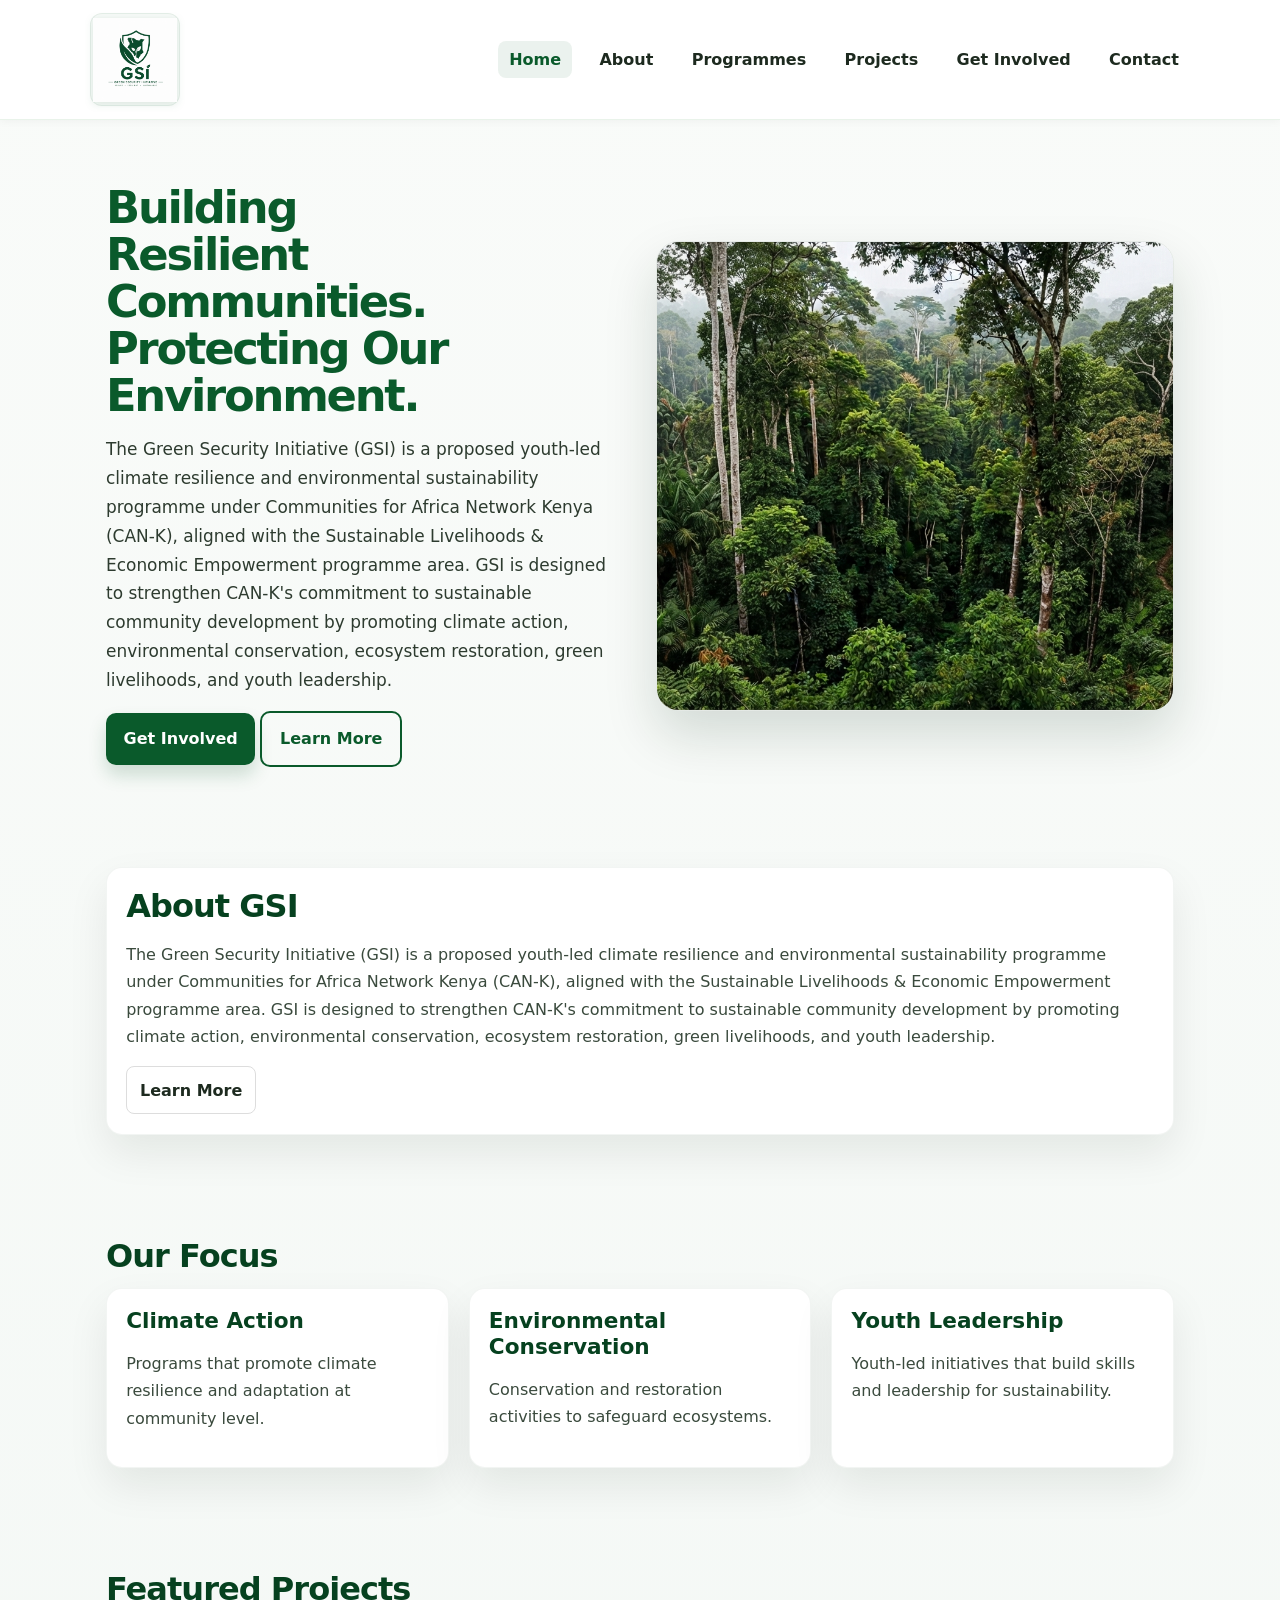
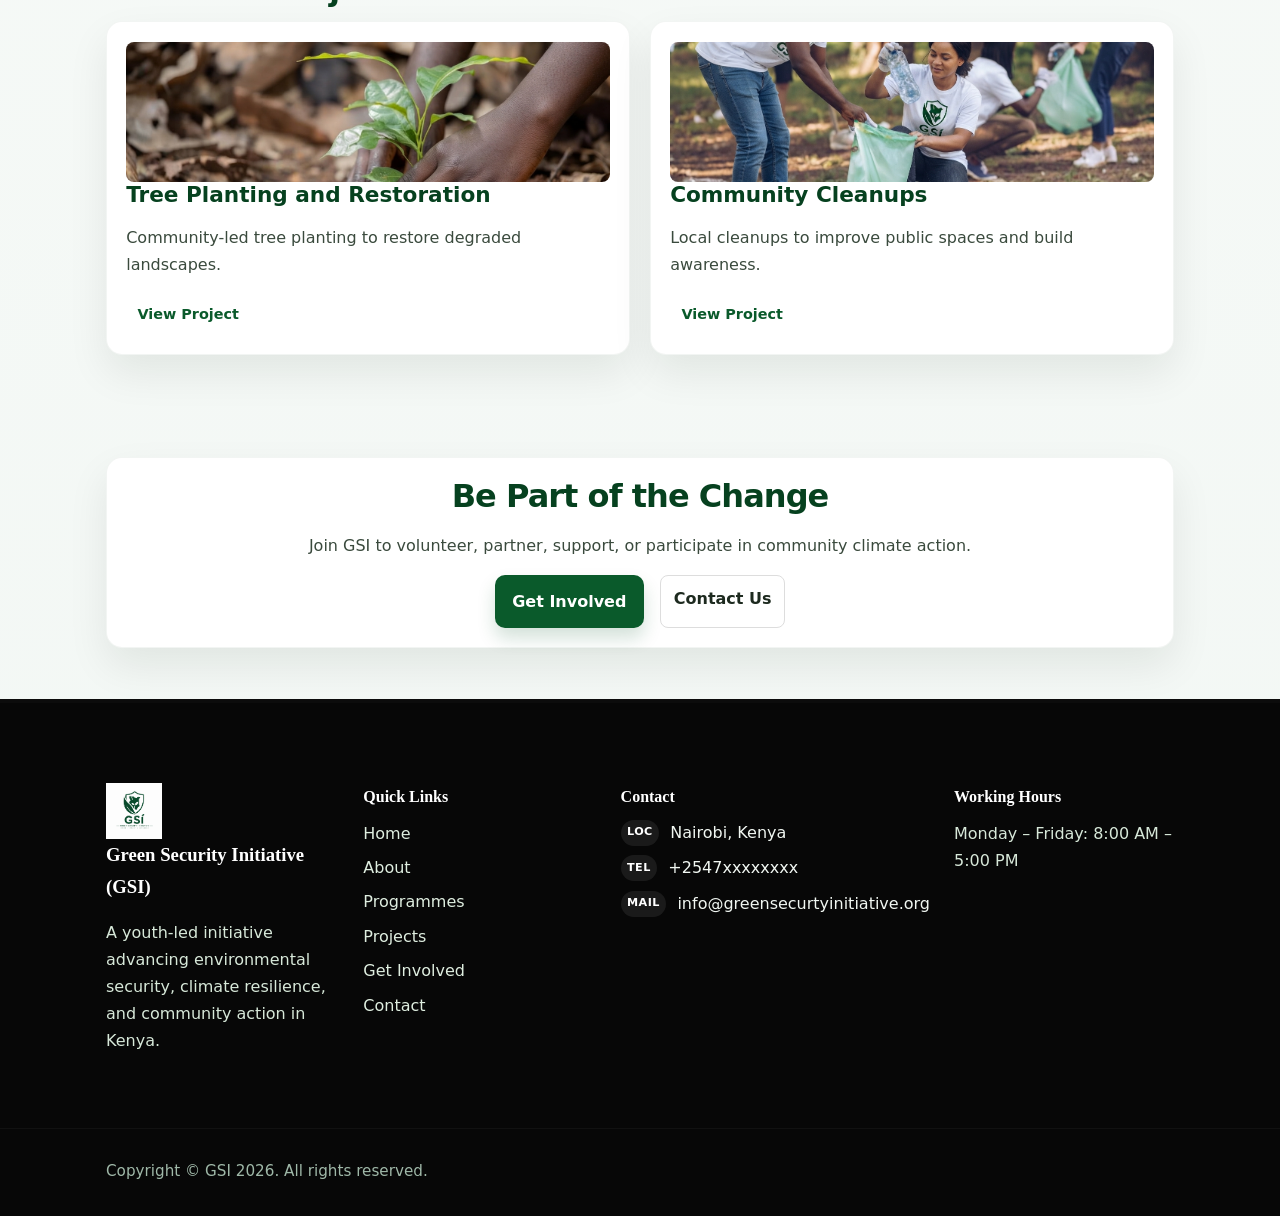
<file: index.html>
<!doctype html>
<html lang="en">
<head>
  <meta charset="utf-8">
  <meta name="viewport" content="width=device-width,initial-scale=1">
  <title>Green Security Initiative (GSI)</title>
  <link rel="stylesheet" href="css/style.css">
</head>
<body>
  <header class="site-header">
    <div class="container header-inner">
      <a href="index.html" class="logo-link">
        <img src="images/logo.png" alt="GSI logo" class="logo">
      </a>
      <button class="nav-toggle" aria-controls="primary-nav" aria-expanded="false" aria-label="Toggle navigation">
        <span class="hamburger"></span>
      </button>
      <nav id="primary-nav" class="site-nav">
        <ul>
          <li><a href="index.html" class="active">Home</a></li>
          <li><a href="about.html">About</a></li>
          <li><a href="programmes.html">Programmes</a></li>
          <li><a href="projects.html">Projects</a></li>
          <li><a href="get-involved.html">Get Involved</a></li>
          <li><a href="contact.html">Contact</a></li>
        </ul>
      </nav>
    </div>
  </header>

  <main>
    <section class="hero">
      <div class="container hero-inner">
        <div class="hero-content">
          <h1>Building Resilient Communities. Protecting Our Environment.</h1>
          <p class="lead">The Green Security Initiative (GSI) is a proposed youth-led climate resilience and environmental sustainability programme under Communities for Africa Network Kenya (CAN-K), aligned with the Sustainable Livelihoods &amp; Economic Empowerment programme area. GSI is designed to strengthen CAN-K's commitment to sustainable community development by promoting climate action, environmental conservation, ecosystem restoration, green livelihoods, and youth leadership.</p>
          <div class="hero-cta">
            <a class="btn btn-primary" href="get-involved.html">Get Involved</a>
            <a class="btn btn-ghost" href="about.html">Learn More</a>
          </div>
        </div>
        <div class="hero-visual" aria-hidden="true">
          <img src="images/hero.jpg.png" alt="Green Security Initiative community action" />
        </div>
      </div>
    </section>

    <section class="section about-preview" id="about-preview">
      <div class="container">
        <div class="card">
          <h2>About GSI</h2>
          <p>The Green Security Initiative (GSI) is a proposed youth-led climate resilience and environmental sustainability programme under Communities for Africa Network Kenya (CAN-K), aligned with the Sustainable Livelihoods &amp; Economic Empowerment programme area. GSI is designed to strengthen CAN-K's commitment to sustainable community development by promoting climate action, environmental conservation, ecosystem restoration, green livelihoods, and youth leadership.</p>
          <a class="btn btn-outline" href="about.html">Learn More</a>
        </div>
      </div>
    </section>

    <section class="section focus" id="focus">
      <div class="container">
        <h2>Our Focus</h2>
        <div class="grid">
          <article class="card">
            <h3>Climate Action</h3>
            <p>Programs that promote climate resilience and adaptation at community level.</p>
          </article>
          <article class="card">
            <h3>Environmental Conservation</h3>
            <p>Conservation and restoration activities to safeguard ecosystems.</p>
          </article>
          <article class="card">
            <h3>Youth Leadership</h3>
            <p>Youth-led initiatives that build skills and leadership for sustainability.</p>
          </article>
        </div>
      </div>
    </section>

    <section class="section featured-projects" id="featured-projects">
      <div class="container">
        <h2>Featured Projects</h2>
        <div class="grid">
          <article class="project-card card">
            <img src="images/Support work.png" alt="Tree planting and restoration project image">
            <div class="card-body">
              <h3>Tree Planting and Restoration</h3>
              <p>Community-led tree planting to restore degraded landscapes.</p>
              <a class="btn btn-sm" href="projects.html">View Project</a>
            </div>
          </article>

          <article class="project-card card">
            <img src="images/Ecosystem Restoration.png" alt="Community cleanups project image">
            <div class="card-body">
              <h3>Community Cleanups</h3>
              <p>Local cleanups to improve public spaces and build awareness.</p>
              <a class="btn btn-sm" href="projects.html">View Project</a>
            </div>
          </article>
        </div>
      </div>
    </section>

    <section class="section cta" id="cta">
      <div class="container">
        <div class="card cta-card">
          <h2>Be Part of the Change</h2>
          <p>Join GSI to volunteer, partner, support, or participate in community climate action.</p>
          <div class="cta-actions">
            <a class="btn btn-primary" href="get-involved.html">Get Involved</a>
            <a class="btn btn-outline" href="contact.html">Contact Us</a>
          </div>
        </div>
      </div>
    </section>
  </main>

  <footer class="site-footer">
    <div class="footer-top">
      <div class="container footer-grid">
        <div class="footer-about">
          <a href="index.html" class="footer-logo"><img src="images/logo.png" alt="GSI logo"></a>
          <h3>Green Security Initiative (GSI)</h3>
          <p>A youth-led initiative advancing environmental security, climate resilience, and community action in Kenya.</p>
        </div>

        <div class="footer-links">
          <h4>Quick Links</h4>
          <ul>
            <li><a href="index.html">Home</a></li>
            <li><a href="about.html">About</a></li>
            <li><a href="programmes.html">Programmes</a></li>
            <li><a href="projects.html">Projects</a></li>
            <li><a href="get-involved.html">Get Involved</a></li>
            <li><a href="contact.html">Contact</a></li>
          </ul>
        </div>

        <div class="footer-contact">
          <h4>Contact</h4>
          <ul>
            <li><span class="contact-icon">Loc</span> Nairobi, Kenya</li>
            <li><span class="contact-icon">Tel</span> <a href="tel:+2547xxxxxxxx">+2547xxxxxxxx</a></li>
            <li><span class="contact-icon">Mail</span> <a href="mailto:info@greensecurtyinitiative.org">info@greensecurtyinitiative.org</a></li>
          </ul>
        </div>

        <div class="footer-hours">
          <h4>Working Hours</h4>
          <p>Monday – Friday: 8:00 AM – 5:00 PM</p>
        </div>
      </div>
    </div>

    <div class="footer-bottom">
      <div class="container footer-bottom-inner">
        <p>Copyright © GSI 2026. All rights reserved.</p>
      </div>
    </div>
  </footer>

  <script src="js/script.js"></script>
</body>
</html>
</file>
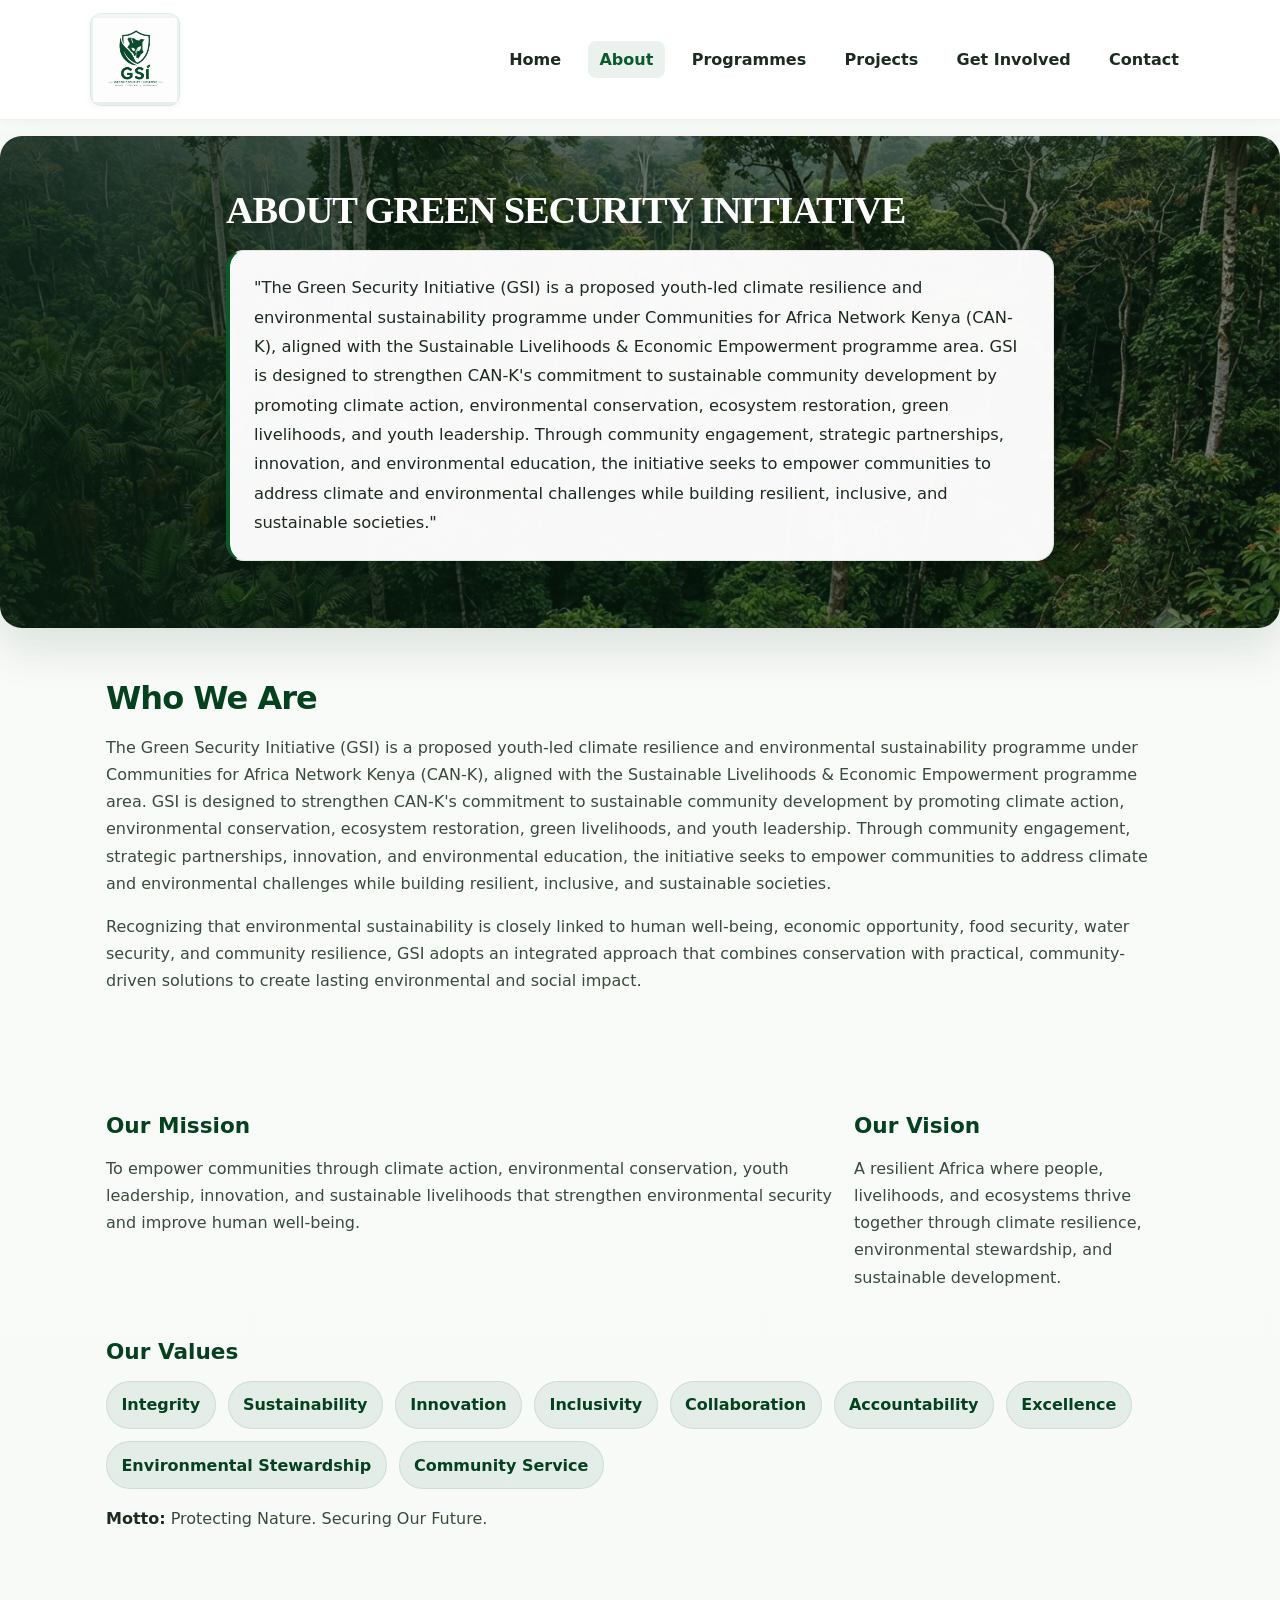
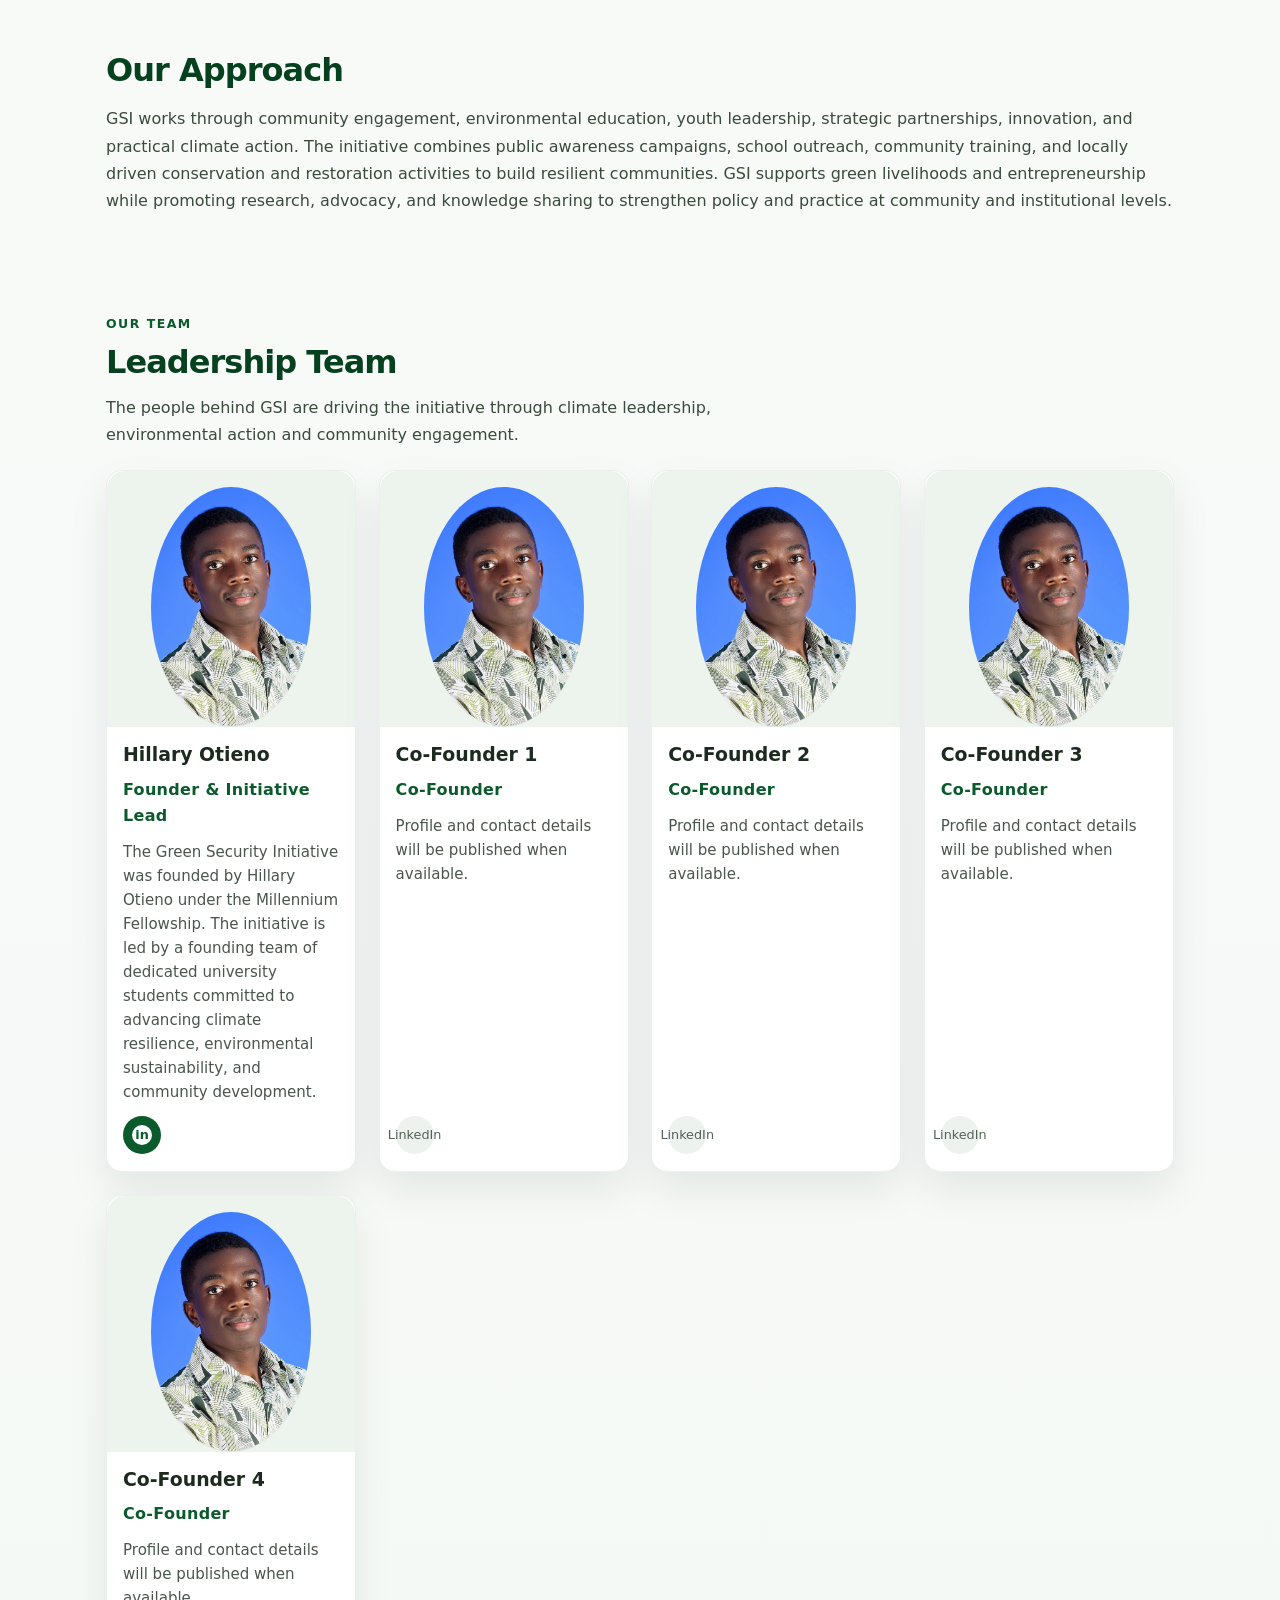
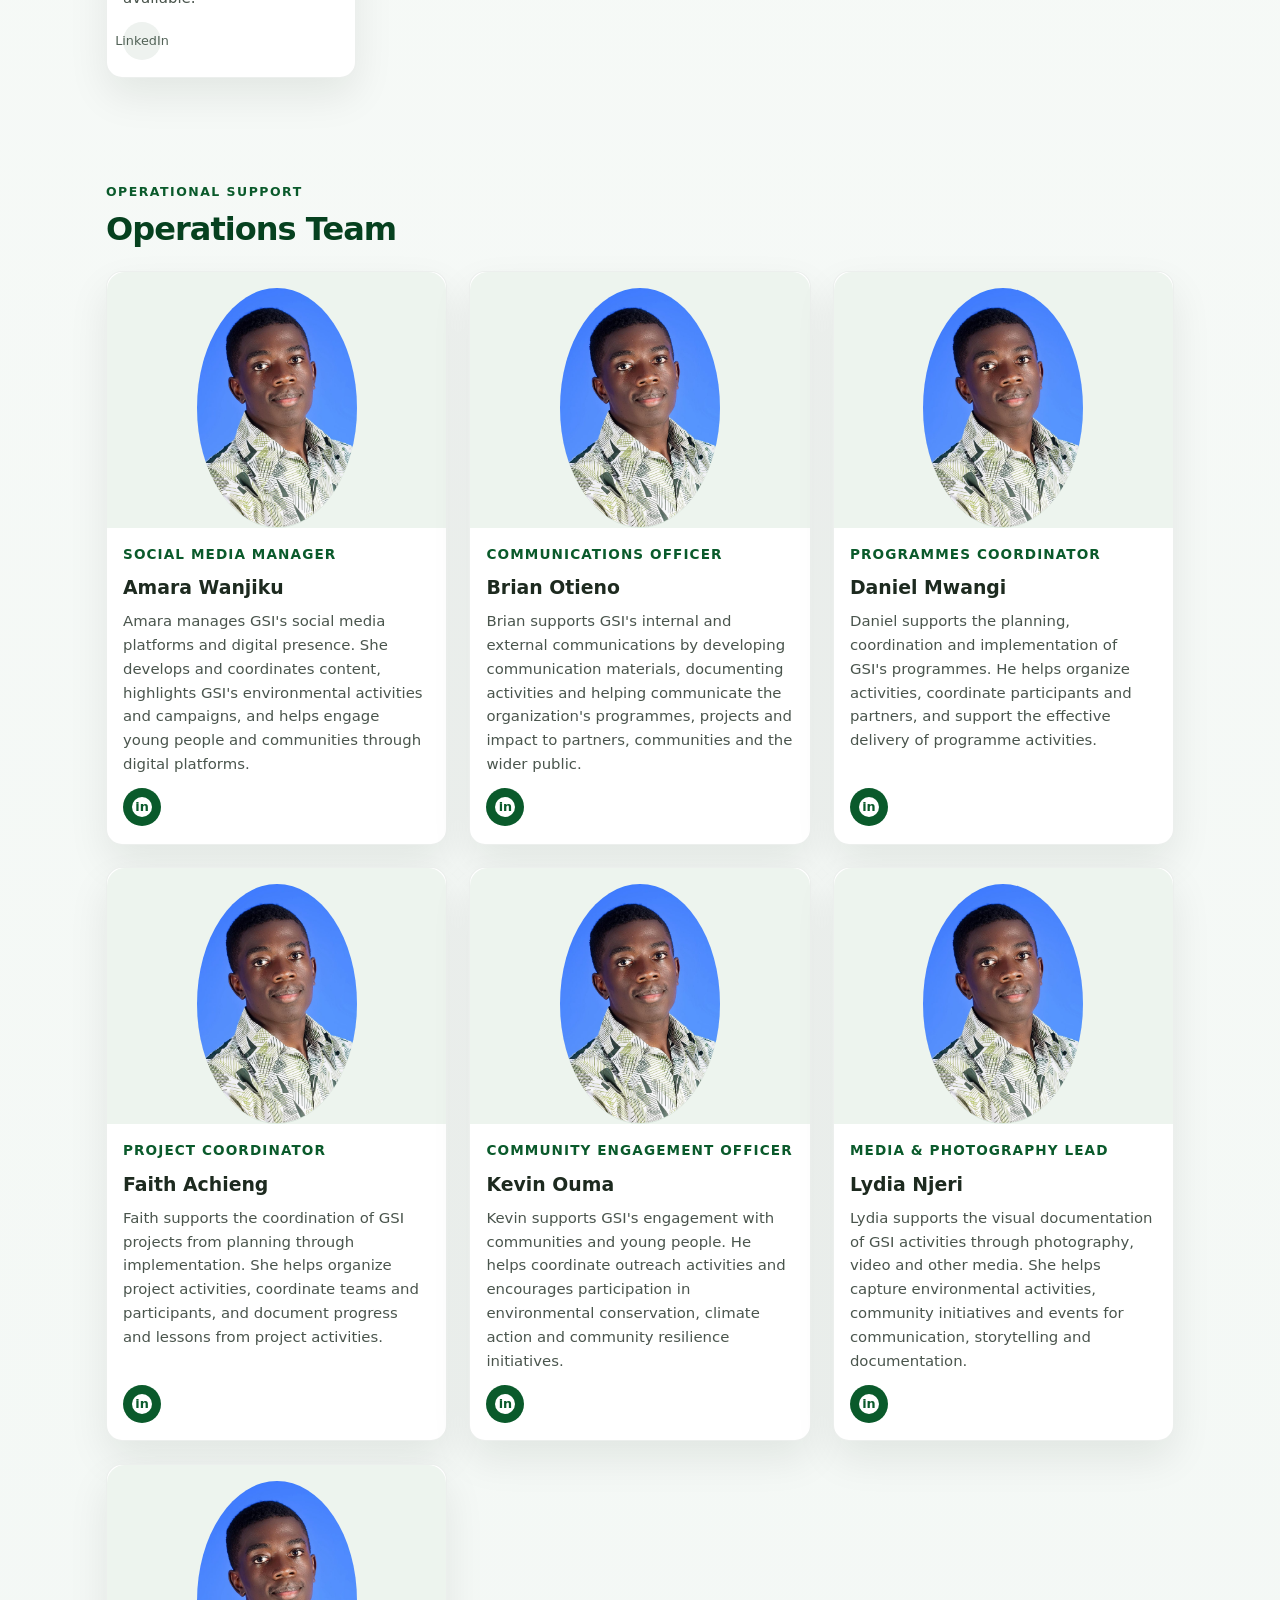
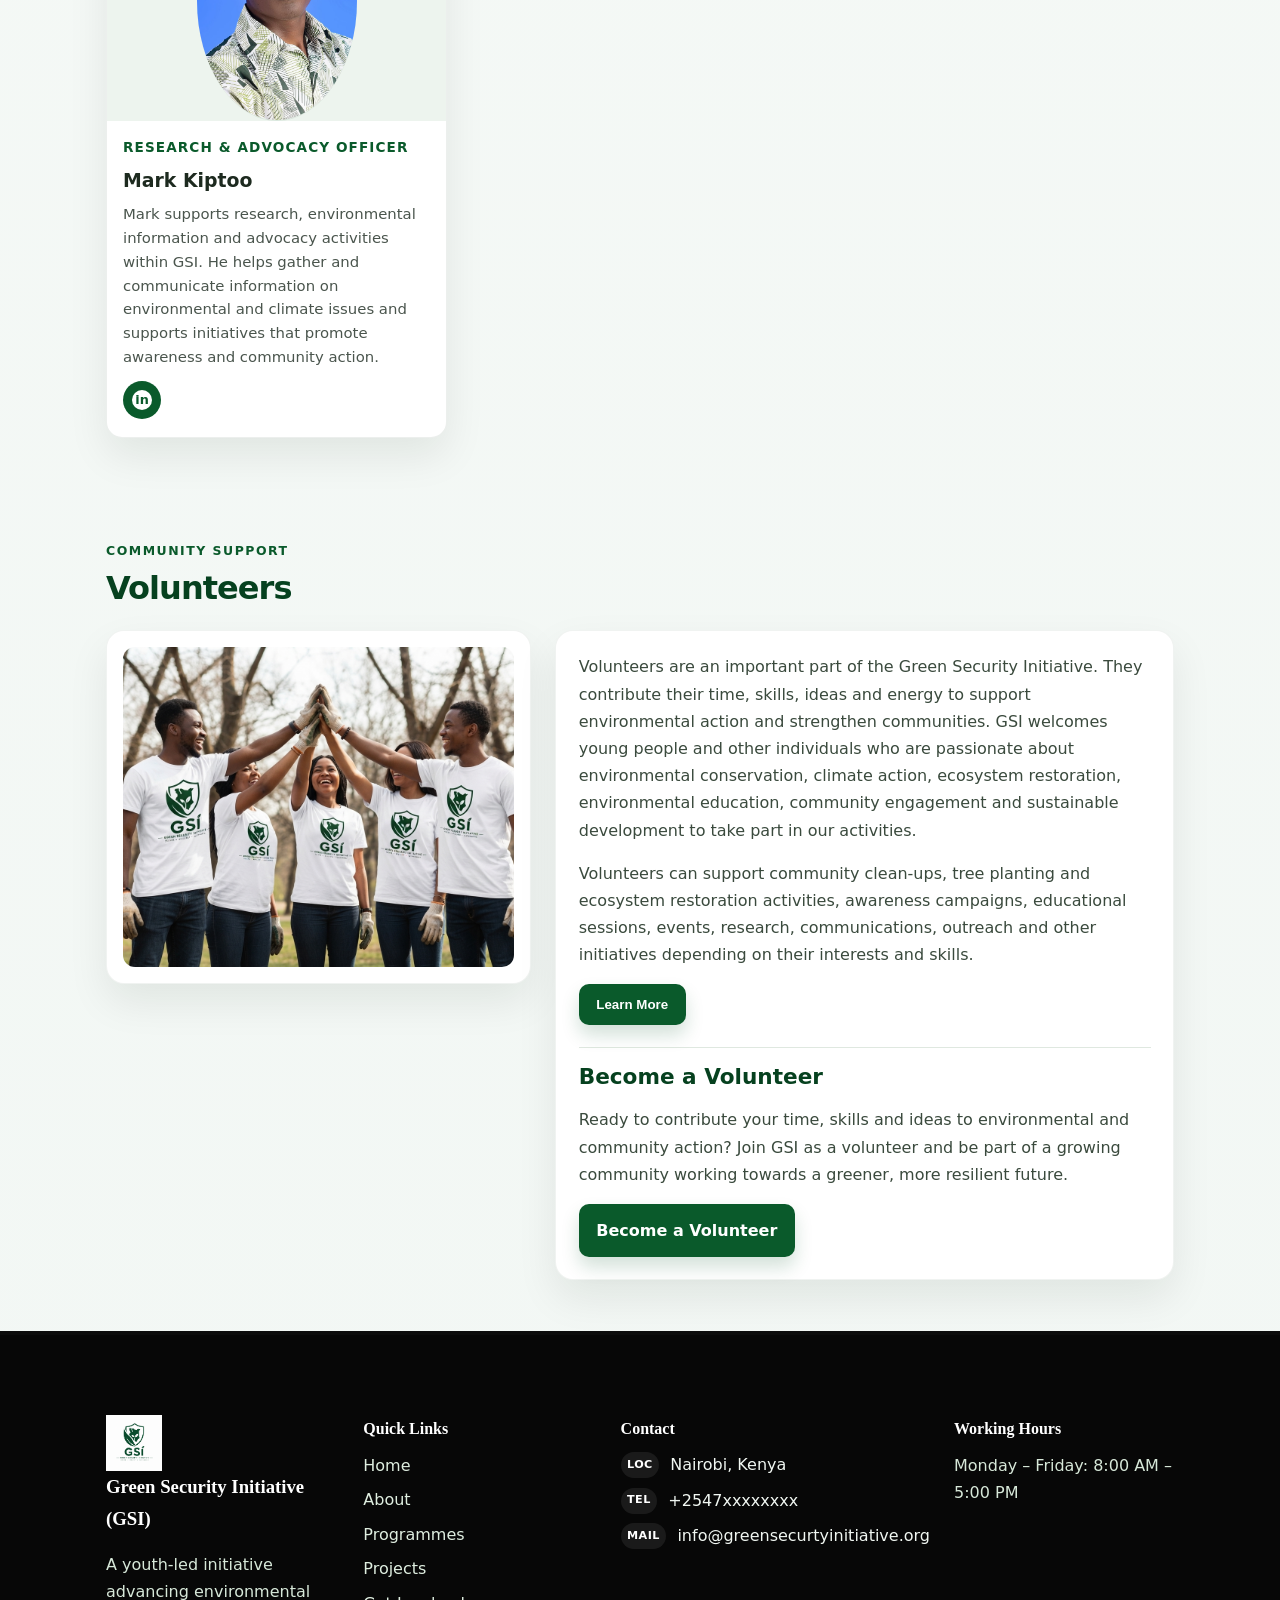
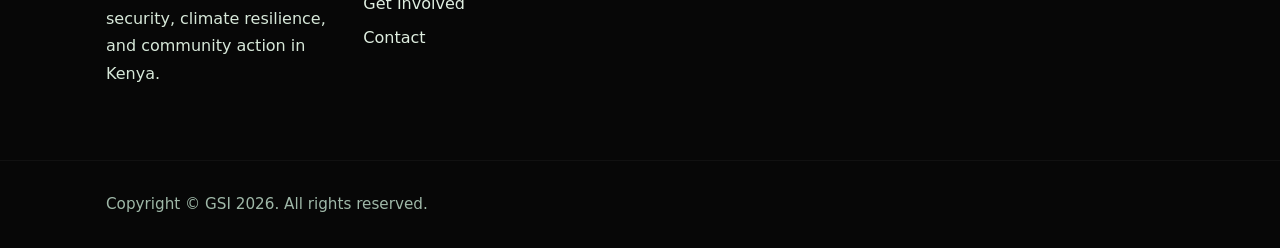
<file: about.html>
<!doctype html>
<html lang="en">
<head>
  <meta charset="utf-8">
  <meta name="viewport" content="width=device-width,initial-scale=1">
  <title>About — Green Security Initiative (GSI)</title>
  <link rel="stylesheet" href="css/style.css">
</head>
<body>
  <header class="site-header">
    <div class="container header-inner">
      <a href="index.html" class="logo-link">
        <img src="images/logo.png" alt="GSI logo" class="logo">
      </a>
      <button class="nav-toggle" aria-controls="primary-nav" aria-expanded="false" aria-label="Toggle navigation">
        <span class="hamburger"></span>
      </button>
      <nav id="primary-nav" class="site-nav">
        <ul>
          <li><a href="index.html">Home</a></li>
          <li><a href="about.html" class="active">About</a></li>
          <li><a href="programmes.html">Programmes</a></li>
          <li><a href="projects.html">Projects</a></li>
          <li><a href="get-involved.html">Get Involved</a></li>
          <li><a href="contact.html">Contact</a></li>
        </ul>
      </nav>
    </div>
  </header>

  <main>
    <section class="section about-hero">
      <div class="container">
        <h1>ABOUT GREEN SECURITY INITIATIVE</h1>
        <p class="official">"The Green Security Initiative (GSI) is a proposed youth-led climate resilience and environmental sustainability programme under Communities for Africa Network Kenya (CAN-K), aligned with the Sustainable Livelihoods &amp; Economic Empowerment programme area. GSI is designed to strengthen CAN-K's commitment to sustainable community development by promoting climate action, environmental conservation, ecosystem restoration, green livelihoods, and youth leadership. Through community engagement, strategic partnerships, innovation, and environmental education, the initiative seeks to empower communities to address climate and environmental challenges while building resilient, inclusive, and sustainable societies."</p>
      </div>
    </section>

    <section class="section who-we-are">
      <div class="container">
        <h2>Who We Are</h2>
        <p>
          The Green Security Initiative (GSI) is a proposed youth-led climate resilience and environmental sustainability programme under Communities for Africa Network Kenya (CAN-K), aligned with the Sustainable Livelihoods &amp; Economic Empowerment programme area. GSI is designed to strengthen CAN-K's commitment to sustainable community development by promoting climate action, environmental conservation, ecosystem restoration, green livelihoods, and youth leadership. Through community engagement, strategic partnerships, innovation, and environmental education, the initiative seeks to empower communities to address climate and environmental challenges while building resilient, inclusive, and sustainable societies.
        </p>
        <p>
          Recognizing that environmental sustainability is closely linked to human well-being, economic opportunity, food security, water security, and community resilience, GSI adopts an integrated approach that combines conservation with practical, community-driven solutions to create lasting environmental and social impact.
        </p>
      </div>
    </section>

    <section class="section mission-vision-values">
      <div class="container grid-2">
        <div>
          <h3>Our Mission</h3>
          <p>To empower communities through climate action, environmental conservation, youth leadership, innovation, and sustainable livelihoods that strengthen environmental security and improve human well-being.</p>
        </div>
        <div>
          <h3>Our Vision</h3>
          <p>A resilient Africa where people, livelihoods, and ecosystems thrive together through climate resilience, environmental stewardship, and sustainable development.</p>
        </div>
      </div>

      <div class="container">
        <h3>Our Values</h3>
        <ul class="values-list">
          <li>Integrity</li>
          <li>Sustainability</li>
          <li>Innovation</li>
          <li>Inclusivity</li>
          <li>Collaboration</li>
          <li>Accountability</li>
          <li>Excellence</li>
          <li>Environmental Stewardship</li>
          <li>Community Service</li>
        </ul>
        <p class="motto"><strong>Motto:</strong> Protecting Nature. Securing Our Future.</p>
      </div>
    </section>

    <section class="section our-approach">
      <div class="container">
        <h2>Our Approach</h2>
        <p>
          GSI works through community engagement, environmental education, youth leadership, strategic partnerships, innovation, and practical climate action. The initiative combines public awareness campaigns, school outreach, community training, and locally driven conservation and restoration activities to build resilient communities. GSI supports green livelihoods and entrepreneurship while promoting research, advocacy, and knowledge sharing to strengthen policy and practice at community and institutional levels.
        </p>
      </div>
    </section>

    <section class="section team">
      <div class="container">
        <div class="section-intro-wrap">
          <p class="eyebrow">Our Team</p>
          <h2>Leadership Team</h2>
          <p class="team-intro">The people behind GSI are driving the initiative through climate leadership, environmental action and community engagement.</p>
        </div>

        <div class="team-grid leadership-grid">
          <article class="card team-card leadership-card">
            <div class="team-photo-wrap">
              <img src="images/hillary.jpg.jpeg" alt="Hillary Otieno">
            </div>
            <div class="team-card-body">
              <h3>Hillary Otieno</h3>
              <p class="role">Founder &amp; Initiative Lead</p>
              <p class="team-description">The Green Security Initiative was founded by Hillary Otieno under the Millennium Fellowship. The initiative is led by a founding team of dedicated university students committed to advancing climate resilience, environmental sustainability, and community development.</p>
              <a class="linkedin-link" href="http://linkedin.com/in/hilary-otieno-96a22235b" target="_blank" rel="noopener" aria-label="Hillary Otieno LinkedIn">
                <span class="linkedin-badge">in</span>
              </a>
            </div>
          </article>

          <article class="card team-card leadership-card">
            <div class="team-photo-wrap">
              <img src="images/hillary.jpg.jpeg" alt="Co-founder placeholder">
            </div>
            <div class="team-card-body">
              <h3>Co-Founder 1</h3>
              <p class="role">Co-Founder</p>
              <p class="team-description">Profile and contact details will be published when available.</p>
              <span class="linkedin-link disabled" aria-label="LinkedIn unavailable">LinkedIn</span>
            </div>
          </article>

          <article class="card team-card leadership-card">
            <div class="team-photo-wrap">
              <img src="images/hillary.jpg.jpeg" alt="Co-founder placeholder">
            </div>
            <div class="team-card-body">
              <h3>Co-Founder 2</h3>
              <p class="role">Co-Founder</p>
              <p class="team-description">Profile and contact details will be published when available.</p>
              <span class="linkedin-link disabled" aria-label="LinkedIn unavailable">LinkedIn</span>
            </div>
          </article>

          <article class="card team-card leadership-card">
            <div class="team-photo-wrap">
              <img src="images/hillary.jpg.jpeg" alt="Co-founder placeholder">
            </div>
            <div class="team-card-body">
              <h3>Co-Founder 3</h3>
              <p class="role">Co-Founder</p>
              <p class="team-description">Profile and contact details will be published when available.</p>
              <span class="linkedin-link disabled" aria-label="LinkedIn unavailable">LinkedIn</span>
            </div>
          </article>

          <article class="card team-card leadership-card">
            <div class="team-photo-wrap">
              <img src="images/hillary.jpg.jpeg" alt="Co-founder placeholder">
            </div>
            <div class="team-card-body">
              <h3>Co-Founder 4</h3>
              <p class="role">Co-Founder</p>
              <p class="team-description">Profile and contact details will be published when available.</p>
              <span class="linkedin-link disabled" aria-label="LinkedIn unavailable">LinkedIn</span>
            </div>
          </article>
        </div>
      </div>
    </section>

    <section class="section operations-section">
      <div class="container">
        <div class="section-intro-wrap">
          <p class="eyebrow">Operational Support</p>
          <h2>Operations Team</h2>
        </div>

        <div class="team-grid support-grid">
          <article class="card team-card support-card">
            <div class="team-photo-wrap">
              <img src="images/hillary.jpg.jpeg" alt="Amara Wanjiku placeholder photo">
            </div>
            <div class="team-card-body">
              <p class="role">Social Media Manager</p>
              <h3>Amara Wanjiku</h3>
              <p class="team-description">Amara manages GSI's social media platforms and digital presence. She develops and coordinates content, highlights GSI's environmental activities and campaigns, and helps engage young people and communities through digital platforms.</p>
              <a class="linkedin-link" href="https://www.linkedin.com/in/placeholder-amara-wanjiku" target="_blank" rel="noopener" aria-label="Amara Wanjiku LinkedIn">
                <span class="linkedin-badge">in</span>
              </a>
            </div>
          </article>

          <article class="card team-card support-card">
            <div class="team-photo-wrap">
              <img src="images/hillary.jpg.jpeg" alt="Brian Otieno placeholder photo">
            </div>
            <div class="team-card-body">
              <p class="role">Communications Officer</p>
              <h3>Brian Otieno</h3>
              <p class="team-description">Brian supports GSI's internal and external communications by developing communication materials, documenting activities and helping communicate the organization's programmes, projects and impact to partners, communities and the wider public.</p>
              <a class="linkedin-link" href="https://www.linkedin.com/in/placeholder-brian-otieno" target="_blank" rel="noopener" aria-label="Brian Otieno LinkedIn">
                <span class="linkedin-badge">in</span>
              </a>
            </div>
          </article>

          <article class="card team-card support-card">
            <div class="team-photo-wrap">
              <img src="images/hillary.jpg.jpeg" alt="Daniel Mwangi placeholder photo">
            </div>
            <div class="team-card-body">
              <p class="role">Programmes Coordinator</p>
              <h3>Daniel Mwangi</h3>
              <p class="team-description">Daniel supports the planning, coordination and implementation of GSI's programmes. He helps organize activities, coordinate participants and partners, and support the effective delivery of programme activities.</p>
              <a class="linkedin-link" href="https://www.linkedin.com/in/placeholder-daniel-mwangi" target="_blank" rel="noopener" aria-label="Daniel Mwangi LinkedIn">
                <span class="linkedin-badge">in</span>
              </a>
            </div>
          </article>

          <article class="card team-card support-card">
            <div class="team-photo-wrap">
              <img src="images/hillary.jpg.jpeg" alt="Faith Achieng placeholder photo">
            </div>
            <div class="team-card-body">
              <p class="role">Project Coordinator</p>
              <h3>Faith Achieng</h3>
              <p class="team-description">Faith supports the coordination of GSI projects from planning through implementation. She helps organize project activities, coordinate teams and participants, and document progress and lessons from project activities.</p>
              <a class="linkedin-link" href="https://www.linkedin.com/in/placeholder-faith-achieng" target="_blank" rel="noopener" aria-label="Faith Achieng LinkedIn">
                <span class="linkedin-badge">in</span>
              </a>
            </div>
          </article>

          <article class="card team-card support-card">
            <div class="team-photo-wrap">
              <img src="images/hillary.jpg.jpeg" alt="Kevin Ouma placeholder photo">
            </div>
            <div class="team-card-body">
              <p class="role">Community Engagement Officer</p>
              <h3>Kevin Ouma</h3>
              <p class="team-description">Kevin supports GSI's engagement with communities and young people. He helps coordinate outreach activities and encourages participation in environmental conservation, climate action and community resilience initiatives.</p>
              <a class="linkedin-link" href="https://www.linkedin.com/in/placeholder-kevin-ouma" target="_blank" rel="noopener" aria-label="Kevin Ouma LinkedIn">
                <span class="linkedin-badge">in</span>
              </a>
            </div>
          </article>

          <article class="card team-card support-card">
            <div class="team-photo-wrap">
              <img src="images/hillary.jpg.jpeg" alt="Lydia Njeri placeholder photo">
            </div>
            <div class="team-card-body">
              <p class="role">Media &amp; Photography Lead</p>
              <h3>Lydia Njeri</h3>
              <p class="team-description">Lydia supports the visual documentation of GSI activities through photography, video and other media. She helps capture environmental activities, community initiatives and events for communication, storytelling and documentation.</p>
              <a class="linkedin-link" href="https://www.linkedin.com/in/placeholder-lydia-njeri" target="_blank" rel="noopener" aria-label="Lydia Njeri LinkedIn">
                <span class="linkedin-badge">in</span>
              </a>
            </div>
          </article>

          <article class="card team-card support-card">
            <div class="team-photo-wrap">
              <img src="images/hillary.jpg.jpeg" alt="Mark Kiptoo placeholder photo">
            </div>
            <div class="team-card-body">
              <p class="role">Research &amp; Advocacy Officer</p>
              <h3>Mark Kiptoo</h3>
              <p class="team-description">Mark supports research, environmental information and advocacy activities within GSI. He helps gather and communicate information on environmental and climate issues and supports initiatives that promote awareness and community action.</p>
              <a class="linkedin-link" href="https://www.linkedin.com/in/placeholder-mark-kiptoo" target="_blank" rel="noopener" aria-label="Mark Kiptoo LinkedIn">
                <span class="linkedin-badge">in</span>
              </a>
            </div>
          </article>
        </div>
      </div>
    </section>

    <section class="section volunteer-section">
      <div class="container volunteer-layout">
        <div class="section-intro-wrap volunteer-header">
          <p class="eyebrow">Community Support</p>
          <h2>Volunteers</h2>
        </div>

        <div class="volunteer-content">
          <div class="volunteer-image-wrap">
            <img src="images/Volunteers.png" alt="GSI volunteers illustration">
          </div>

          <div class="volunteer-info">
            <p>Volunteers are an important part of the Green Security Initiative. They contribute their time, skills, ideas and energy to support environmental action and strengthen communities. GSI welcomes young people and other individuals who are passionate about environmental conservation, climate action, ecosystem restoration, environmental education, community engagement and sustainable development to take part in our activities.</p>
            <p>Volunteers can support community clean-ups, tree planting and ecosystem restoration activities, awareness campaigns, educational sessions, events, research, communications, outreach and other initiatives depending on their interests and skills.</p>
            <button class="btn btn-primary volunteer-toggle" type="button" aria-expanded="false">Learn More</button>

            <div class="volunteer-details" hidden>
              <h3>What Volunteers Do</h3>
              <p>Volunteers can participate in GSI's environmental and community activities, including climate action, environmental conservation, ecosystem restoration, tree planting, community clean-ups, environmental education, awareness campaigns, events, outreach, communications, research and other initiatives.</p>

              <h3>Who Can Volunteer</h3>
              <p>Volunteering should be open to people who are interested in supporting GSI's mission and are willing to contribute their time, skills or ideas. Students, young professionals, community members, environmental enthusiasts and people with relevant skills can all contribute in different ways.</p>

              <h3>Areas of Contribution</h3>
              <ul>
                <li>Environmental conservation</li>
                <li>Climate action</li>
                <li>Ecosystem restoration</li>
                <li>Environmental education</li>
                <li>Community outreach</li>
                <li>Youth leadership</li>
                <li>Communications and social media</li>
                <li>Photography and media</li>
                <li>Research and advocacy</li>
                <li>Event support</li>
                <li>Project activities</li>
              </ul>

              <h3>What Volunteers Can Gain</h3>
              <p>Volunteering provides opportunities to gain practical experience, develop leadership and teamwork skills, improve communication and community engagement, learn about environmental and climate issues, meet other young people and changemakers, and contribute to positive environmental and social change.</p>

              <h3>Our Expectations</h3>
              <p>Volunteers should be willing to participate responsibly, respect communities and fellow volunteers, follow activity guidelines, work collaboratively and contribute positively to GSI activities. Volunteering is based on active participation, commitment and a willingness to learn.</p>
            </div>

            <div class="volunteer-cta">
              <h3>Become a Volunteer</h3>
              <p>Ready to contribute your time, skills and ideas to environmental and community action? Join GSI as a volunteer and be part of a growing community working towards a greener, more resilient future.</p>
              <a class="btn btn-primary" href="get-involved.html">Become a Volunteer</a>
            </div>
          </div>
        </div>
      </div>
    </section>
  </main>

  <footer class="site-footer">
    <div class="footer-top">
      <div class="container footer-grid">
        <div class="footer-about">
          <a href="index.html" class="footer-logo"><img src="images/logo.png" alt="GSI logo"></a>
          <h3>Green Security Initiative (GSI)</h3>
          <p>A youth-led initiative advancing environmental security, climate resilience, and community action in Kenya.</p>
        </div>

        <div class="footer-links">
          <h4>Quick Links</h4>
          <ul>
            <li><a href="index.html">Home</a></li>
              <li><a href="about.html">About</a></li>
              <li><a href="programmes.html">Programmes</a></li>
              <li><a href="projects.html">Projects</a></li>
              <li><a href="get-involved.html">Get Involved</a></li>
              <li><a href="contact.html">Contact</a></li>
          </ul>
        </div>

        <div class="footer-contact">
          <h4>Contact</h4>
          <ul>
            <li><span class="contact-icon">Loc</span> Nairobi, Kenya</li>
            <li><span class="contact-icon">Tel</span> <a href="tel:+2547xxxxxxxx">+2547xxxxxxxx</a></li>
            <li><span class="contact-icon">Mail</span> <a href="mailto:info@greensecurtyinitiative.org">info@greensecurtyinitiative.org</a></li>
          </ul>
        </div>

        <div class="footer-hours">
          <h4>Working Hours</h4>
          <p>Monday – Friday: 8:00 AM – 5:00 PM</p>
        </div>
      </div>
    </div>

    <div class="footer-bottom">
      <div class="container footer-bottom-inner">
        <p>Copyright © GSI 2026. All rights reserved.</p>
      </div>
    </div>
  </footer>

  <script src="js/script.js"></script>
  <script>
    document.addEventListener('DOMContentLoaded', function () {
      const toggle = document.querySelector('.volunteer-toggle');
      const details = document.querySelector('.volunteer-details');
      if (toggle && details) {
        toggle.addEventListener('click', function () {
          const expanded = this.getAttribute('aria-expanded') === 'true';
          this.setAttribute('aria-expanded', String(!expanded));
          details.hidden = expanded;
          this.textContent = expanded ? 'Learn More' : 'Show Less';
        });
      }
    });
  </script>
</body>
</html>
</file>
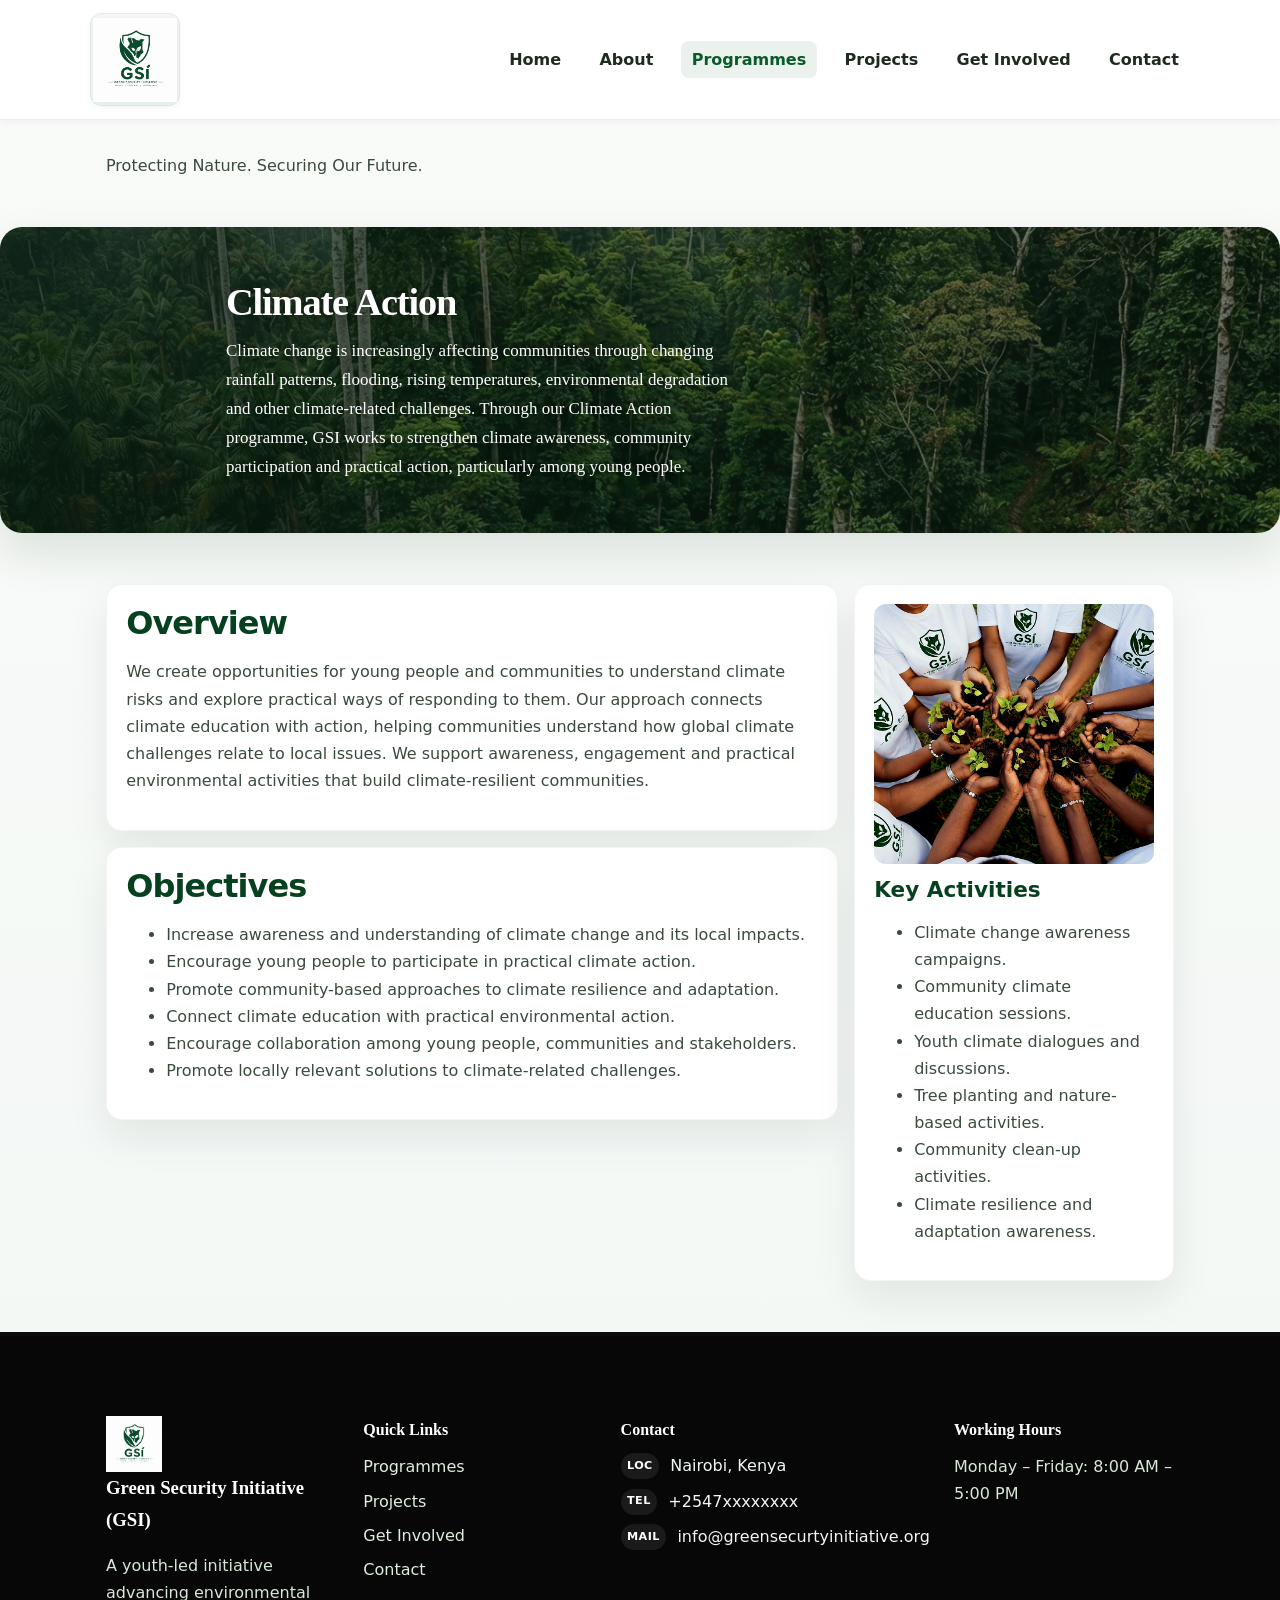
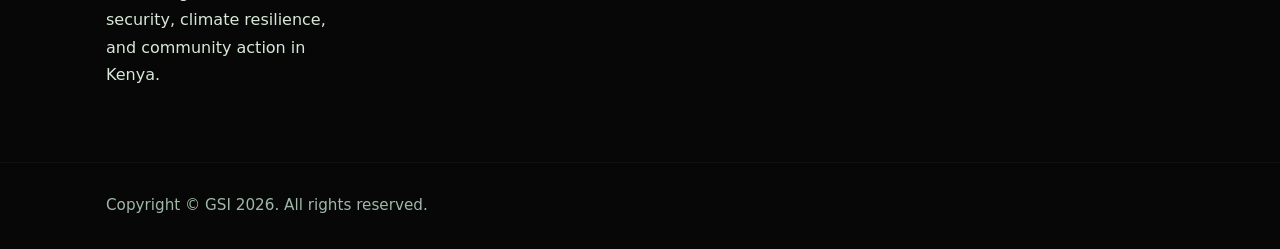
<file: climate-action.html>
<!doctype html>
<html lang="en">
<head>
  <meta charset="utf-8">
  <meta name="viewport" content="width=device-width,initial-scale=1">
  <title>Climate Action — GSI Programmes</title>
  <link rel="stylesheet" href="css/style.css">
</head>
<body>
  <header class="site-header">
    <div class="container header-inner">
      <a href="index.html" class="logo-link">
        <img src="images/logo.png" alt="GSI logo" class="logo">
      </a>
      <button class="nav-toggle" aria-controls="primary-nav" aria-expanded="false" aria-label="Toggle navigation">
        <span class="hamburger"></span>
      </button>
      <nav id="primary-nav" class="site-nav">
        <ul>
          <li><a href="index.html">Home</a></li>
          <li><a href="about.html">About</a></li>
          <li><a href="programmes.html" class="active">Programmes</a></li>
          <li><a href="projects.html">Projects</a></li>
          <li><a href="get-involved.html">Get Involved</a></li>
          <li><a href="contact.html">Contact</a></li>
        </ul>
      </nav>
    </div>
  </header>

  <div class="motto-bar" role="note" aria-label="Site motto">
    <div class="container"><p class="motto">Protecting Nature. Securing Our Future.</p></div>
  </div>

  <main>
    <section class="section programmes-hero">
      <div class="container">
        <h1>Climate Action</h1>
        <p class="lead">Climate change is increasingly affecting communities through changing rainfall patterns, flooding, rising temperatures, environmental degradation and other climate-related challenges. Through our Climate Action programme, GSI works to strengthen climate awareness, community participation and practical action, particularly among young people.</p>
      </div>
    </section>

    <section class="section">
      <div class="container grid-2">
        <div>
          <div class="card">
            <h2>Overview</h2>
            <p>We create opportunities for young people and communities to understand climate risks and explore practical ways of responding to them. Our approach connects climate education with action, helping communities understand how global climate challenges relate to local issues. We support awareness, engagement and practical environmental activities that build climate-resilient communities.</p>
          </div>

          <div class="card" style="margin-top:1rem">
            <h2>Objectives</h2>
            <ul>
              <li>Increase awareness and understanding of climate change and its local impacts.</li>
              <li>Encourage young people to participate in practical climate action.</li>
              <li>Promote community-based approaches to climate resilience and adaptation.</li>
              <li>Connect climate education with practical environmental action.</li>
              <li>Encourage collaboration among young people, communities and stakeholders.</li>
              <li>Promote locally relevant solutions to climate-related challenges.</li>
            </ul>
          </div>
        </div>

        <aside>
          <div class="card">
            <img src="images/Climate%20Action.png" alt="Climate Action" style="border-radius:12px;object-fit:cover;width:100%;height:260px">
            <h3 style="margin-top:0.8rem">Key Activities</h3>
            <ul>
              <li>Climate change awareness campaigns.</li>
              <li>Community climate education sessions.</li>
              <li>Youth climate dialogues and discussions.</li>
              <li>Tree planting and nature-based activities.</li>
              <li>Community clean-up activities.</li>
              <li>Climate resilience and adaptation awareness.</li>
            </ul>
          </div>
        </aside>
      </div>
    </section>
  </main>

  <footer class="site-footer">
    <div class="footer-top">
      <div class="container footer-grid">
        <div class="footer-about">
          <a href="index.html" class="footer-logo"><img src="images/logo.png" alt="GSI logo"></a>
          <h3>Green Security Initiative (GSI)</h3>
          <p>A youth-led initiative advancing environmental security, climate resilience, and community action in Kenya.</p>
        </div>
        <div class="footer-links">
          <h4>Quick Links</h4>
          <ul>
            <li><a href="programmes.html">Programmes</a></li>
            <li><a href="projects.html">Projects</a></li>
            <li><a href="get-involved.html">Get Involved</a></li>
            <li><a href="contact.html">Contact</a></li>
          </ul>
        </div>
        <div class="footer-contact">
          <h4>Contact</h4>
          <ul>
            <li><span class="contact-icon">Loc</span> Nairobi, Kenya</li>
            <li><span class="contact-icon">Tel</span> <a href="tel:+2547xxxxxxxx">+2547xxxxxxxx</a></li>
            <li><span class="contact-icon">Mail</span> <a href="mailto:info@greensecurtyinitiative.org">info@greensecurtyinitiative.org</a></li>
          </ul>
        </div>
        <div class="footer-hours">
          <h4>Working Hours</h4>
          <p>Monday – Friday: 8:00 AM – 5:00 PM</p>
        </div>
      </div>
    </div>
    <div class="footer-bottom">
      <div class="container footer-bottom-inner">
        <p>Copyright © GSI 2026. All rights reserved.</p>
      </div>
    </div>
  </footer>

  <script src="js/script.js"></script>
</body>
</html>
</file>
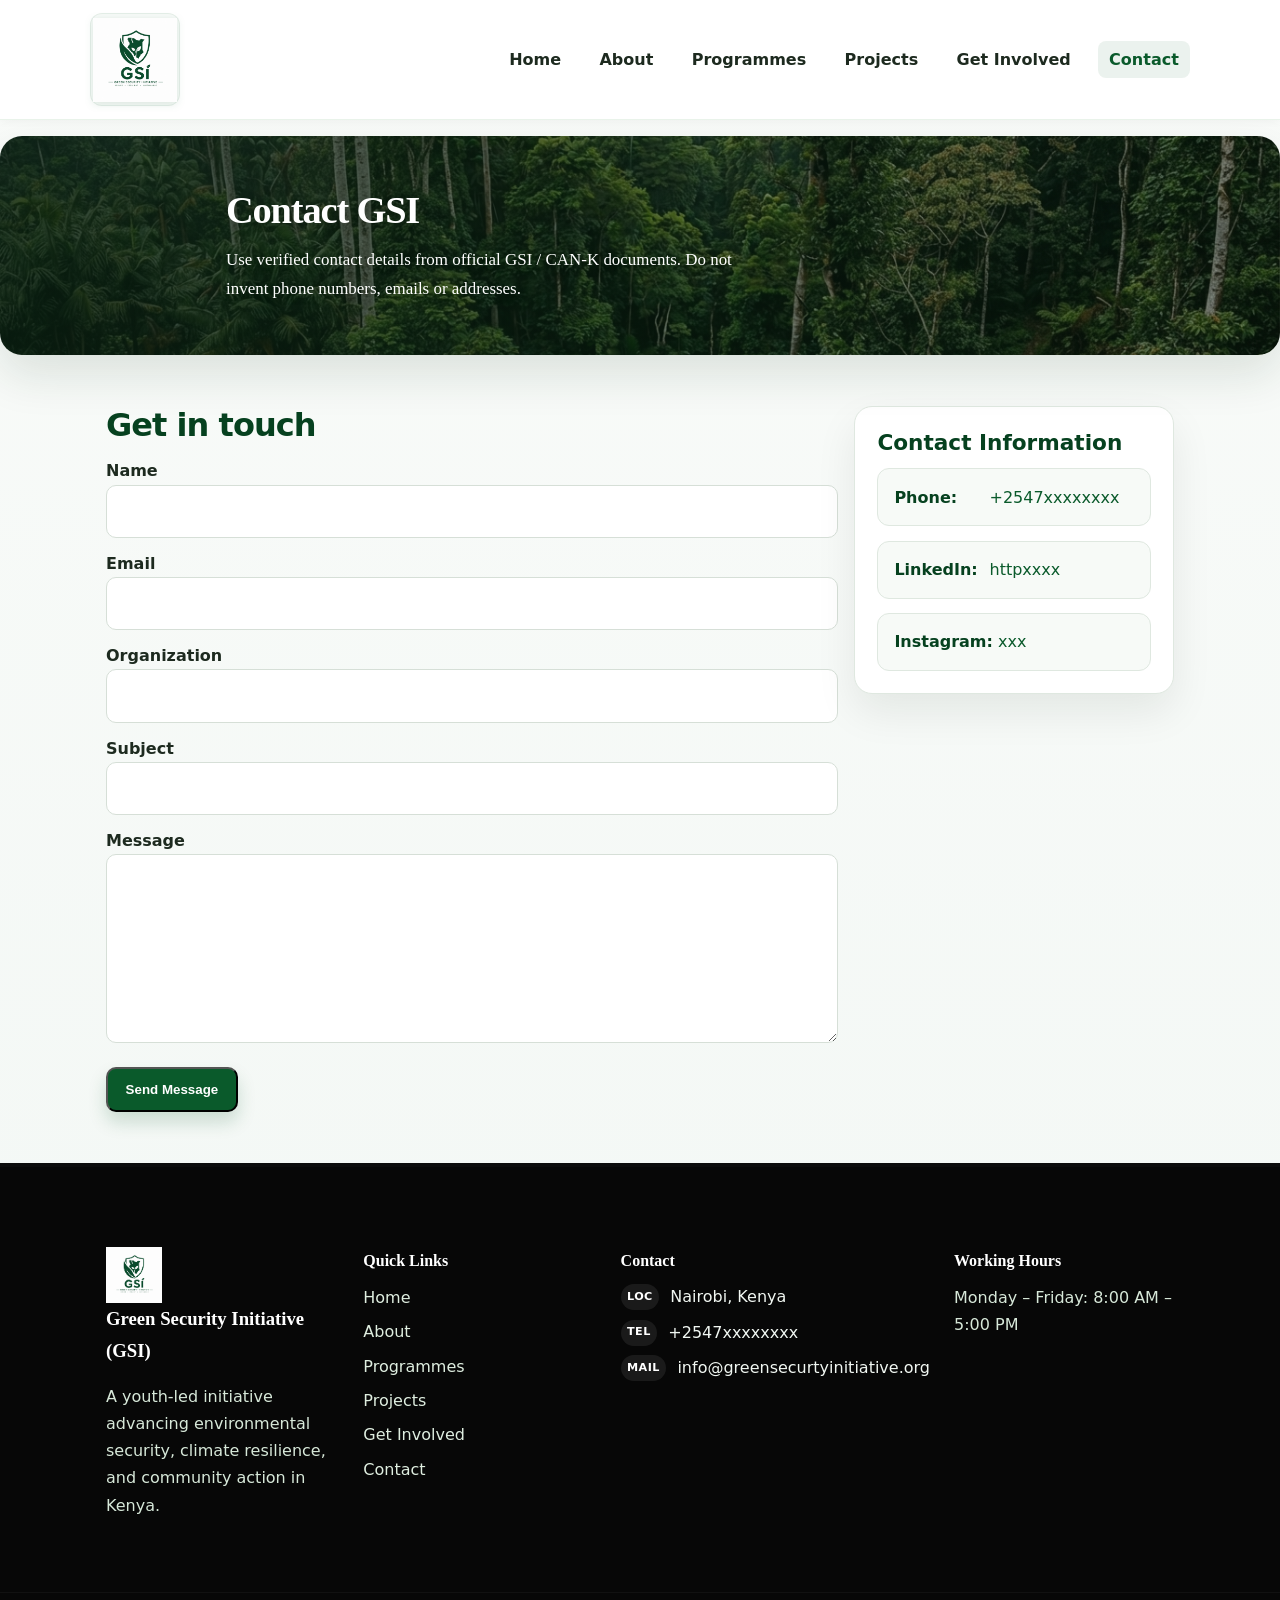
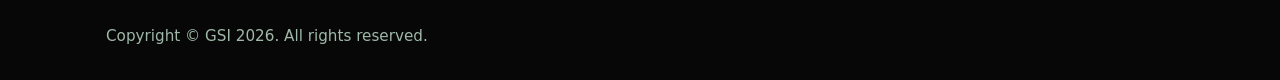
<file: contact.html>
<!doctype html>
<html lang="en">
<head>
  <meta charset="utf-8">
  <meta name="viewport" content="width=device-width,initial-scale=1">
  <title>Contact — Green Security Initiative (GSI)</title>
  <link rel="stylesheet" href="css/style.css">
</head>
<body>
  <header class="site-header">
    <div class="container header-inner">
      <a href="index.html" class="logo-link">
        <img src="images/logo.png" alt="GSI logo" class="logo">
      </a>
      <button class="nav-toggle" aria-controls="primary-nav" aria-expanded="false" aria-label="Toggle navigation">
        <span class="hamburger"></span>
      </button>
      <nav id="primary-nav" class="site-nav">
        <ul>
          <li><a href="index.html">Home</a></li>
          <li><a href="about.html">About</a></li>
          <li><a href="programmes.html">Programmes</a></li>
          <li><a href="projects.html">Projects</a></li>
          <li><a href="get-involved.html">Get Involved</a></li>
          <li><a href="contact.html" class="active">Contact</a></li>
        </ul>
      </nav>
    </div>
  </header>

  <main>
    <section class="section contact-hero">
      <div class="container">
        <h1>Contact GSI</h1>
        <p class="lead">Use verified contact details from official GSI / CAN-K documents. Do not invent phone numbers, emails or addresses.</p>
      </div>
    </section>

    <section class="section contact-fields">
      <div class="container grid-2">
        <div>
          <h2>Get in touch</h2>
          <form id="contact-form" method="post" action="#" novalidate>
            <label for="name">Name</label>
            <input id="name" name="name" required>

            <label for="email">Email</label>
            <input id="email" name="email" type="email" required>

            <label for="organization">Organization</label>
            <input id="organization" name="organization">

            <label for="subject">Subject</label>
            <input id="subject" name="subject" required>

            <label for="message">Message</label>
            <textarea id="message" name="message" rows="6" required></textarea>

            <button class="btn btn-primary" type="submit">Send Message</button>
          </form>
        </div>

        <aside class="contact-panel">
          <h3>Contact Information</h3>
          <ul class="contact-list">
            <li><strong>Phone:</strong> <a href="tel:+2547xxxxxxxx">+2547xxxxxxxx</a></li>
            <li><strong>LinkedIn:</strong> <a href="https://www.linkedin.com" target="_blank" rel="noopener">httpxxxx</a></li>
            <li><strong>Instagram:</strong> <a href="https://www.instagram.com" target="_blank" rel="noopener">xxx</a></li>
          </ul>
        </aside>
      </div>
    </section>
  </main>

  <footer class="site-footer">
    <div class="footer-top">
      <div class="container footer-grid">
        <div class="footer-about">
          <a href="index.html" class="footer-logo"><img src="images/logo.png" alt="GSI logo"></a>
          <h3>Green Security Initiative (GSI)</h3>
          <p>A youth-led initiative advancing environmental security, climate resilience, and community action in Kenya.</p>
        </div>

        <div class="footer-links">
          <h4>Quick Links</h4>
          <ul>
            <li><a href="index.html">Home</a></li>
            <li><a href="about.html">About</a></li>
            <li><a href="programmes.html">Programmes</a></li>
            <li><a href="projects.html">Projects</a></li>
            <li><a href="get-involved.html">Get Involved</a></li>
            <li><a href="contact.html">Contact</a></li>
          </ul>
        </div>

        <div class="footer-contact">
          <h4>Contact</h4>
          <ul>
            <li><span class="contact-icon">Loc</span> Nairobi, Kenya</li>
            <li><span class="contact-icon">Tel</span> <a href="tel:+2547xxxxxxxx">+2547xxxxxxxx</a></li>
            <li><span class="contact-icon">Mail</span> <a href="mailto:info@greensecurtyinitiative.org">info@greensecurtyinitiative.org</a></li>
          </ul>
        </div>

        <div class="footer-hours">
          <h4>Working Hours</h4>
          <p>Monday – Friday: 8:00 AM – 5:00 PM</p>
        </div>
      </div>
    </div>

    <div class="footer-bottom">
      <div class="container footer-bottom-inner">
        <p>Copyright © GSI 2026. All rights reserved.</p>
      </div>
    </div>
  </footer>

  <script src="js/script.js"></script>
</body>
</html>
</file>
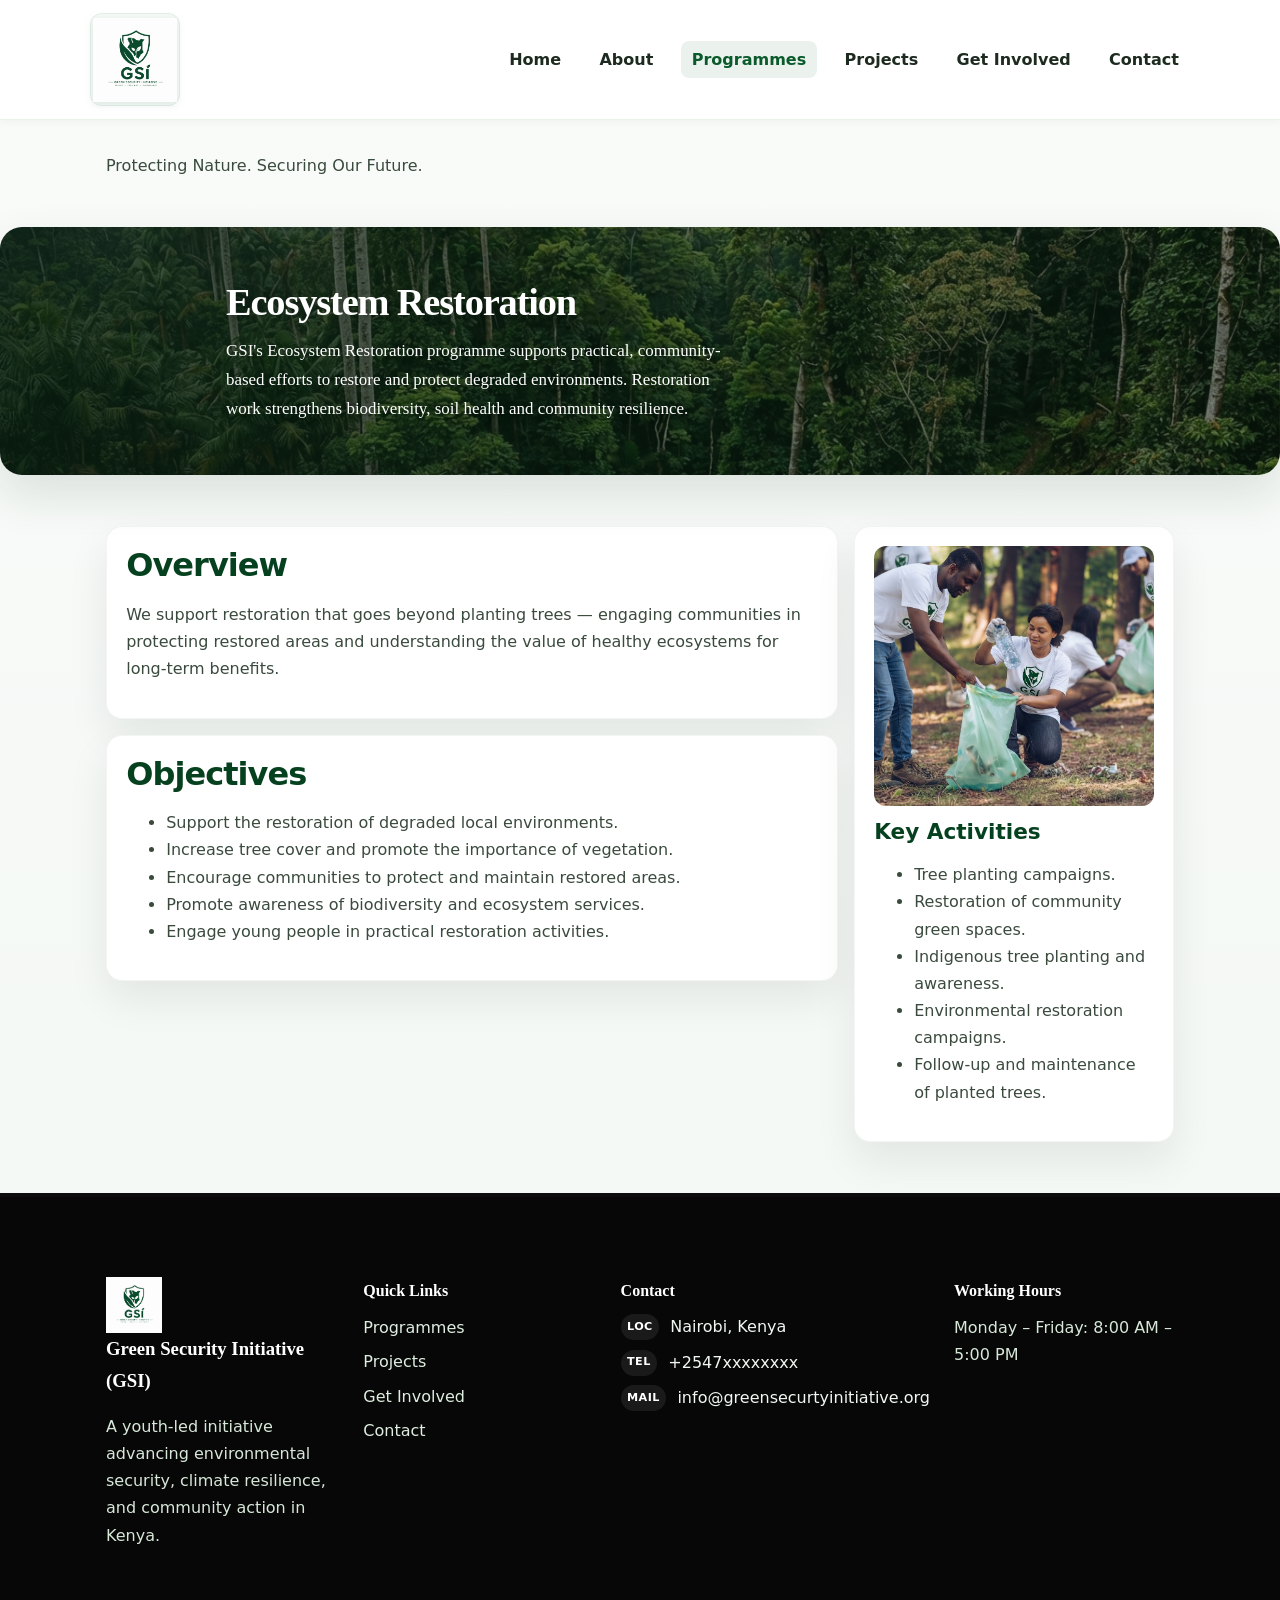
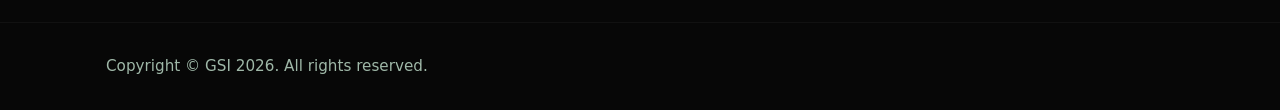
<file: ecosystem-restoration.html>
<!doctype html>
<html lang="en">
<head>
  <meta charset="utf-8">
  <meta name="viewport" content="width=device-width,initial-scale=1">
  <title>Ecosystem Restoration — GSI Programmes</title>
  <link rel="stylesheet" href="css/style.css">
</head>
<body>
    <header class="site-header">
    <div class="container header-inner">
      <a href="index.html" class="logo-link"><img src="images/logo.png" alt="GSI logo" class="logo"></a>
      <button class="nav-toggle" aria-controls="primary-nav" aria-expanded="false" aria-label="Toggle navigation"><span class="hamburger"></span></button>
      <nav id="primary-nav" class="site-nav">
        <ul>
          <li><a href="index.html">Home</a></li>
          <li><a href="about.html">About</a></li>
          <li><a href="programmes.html" class="active">Programmes</a></li>
          <li><a href="projects.html">Projects</a></li>
          <li><a href="get-involved.html">Get Involved</a></li>
          <li><a href="contact.html">Contact</a></li>
        </ul>
      </nav>
    </div>
  </header>

  <div class="motto-bar" role="note" aria-label="Site motto">
    <div class="container"><p class="motto">Protecting Nature. Securing Our Future.</p></div>
  </div>

  <main>
    <section class="section programmes-hero">
      <div class="container">
        <h1>Ecosystem Restoration</h1>
        <p class="lead">GSI's Ecosystem Restoration programme supports practical, community-based efforts to restore and protect degraded environments. Restoration work strengthens biodiversity, soil health and community resilience.</p>
      </div>
    </section>

    <section class="section">
      <div class="container grid-2">
        <div>
          <div class="card">
            <h2>Overview</h2>
            <p>We support restoration that goes beyond planting trees — engaging communities in protecting restored areas and understanding the value of healthy ecosystems for long-term benefits.</p>
          </div>

          <div class="card" style="margin-top:1rem">
            <h2>Objectives</h2>
            <ul>
              <li>Support the restoration of degraded local environments.</li>
              <li>Increase tree cover and promote the importance of vegetation.</li>
              <li>Encourage communities to protect and maintain restored areas.</li>
              <li>Promote awareness of biodiversity and ecosystem services.</li>
              <li>Engage young people in practical restoration activities.</li>
            </ul>
          </div>
        </div>

        <aside>
          <div class="card">
            <img src="images/Ecosystem%20Restoration.png" alt="Ecosystem Restoration" style="border-radius:12px;object-fit:cover;width:100%;height:260px">
            <h3 style="margin-top:0.8rem">Key Activities</h3>
            <ul>
              <li>Tree planting campaigns.</li>
              <li>Restoration of community green spaces.</li>
              <li>Indigenous tree planting and awareness.</li>
              <li>Environmental restoration campaigns.</li>
              <li>Follow-up and maintenance of planted trees.</li>
            </ul>
          </div>
        </aside>
      </div>
    </section>
  </main>

  <footer class="site-footer">
    <div class="footer-top">
      <div class="container footer-grid">
        <div class="footer-about">
          <a href="index.html" class="footer-logo"><img src="images/logo.png" alt="GSI logo"></a>
          <h3>Green Security Initiative (GSI)</h3>
          <p>A youth-led initiative advancing environmental security, climate resilience, and community action in Kenya.</p>
        </div>
        <div class="footer-links">
          <h4>Quick Links</h4>
          <ul>
            <li><a href="programmes.html">Programmes</a></li>
            <li><a href="projects.html">Projects</a></li>
            <li><a href="get-involved.html">Get Involved</a></li>
            <li><a href="contact.html">Contact</a></li>
          </ul>
        </div>
        <div class="footer-contact">
          <h4>Contact</h4>
          <ul>
            <li><span class="contact-icon">Loc</span> Nairobi, Kenya</li>
            <li><span class="contact-icon">Tel</span> <a href="tel:+2547xxxxxxxx">+2547xxxxxxxx</a></li>
            <li><span class="contact-icon">Mail</span> <a href="mailto:info@greensecurtyinitiative.org">info@greensecurtyinitiative.org</a></li>
          </ul>
        </div>
        <div class="footer-hours">
          <h4>Working Hours</h4>
          <p>Monday – Friday: 8:00 AM – 5:00 PM</p>
        </div>
      </div>
    </div>
    <div class="footer-bottom">
      <div class="container footer-bottom-inner">
        <p>Copyright © GSI 2026. All rights reserved.</p>
      </div>
    </div>
  </footer>

  <script src="js/script.js"></script>
</body>
</html>
</file>
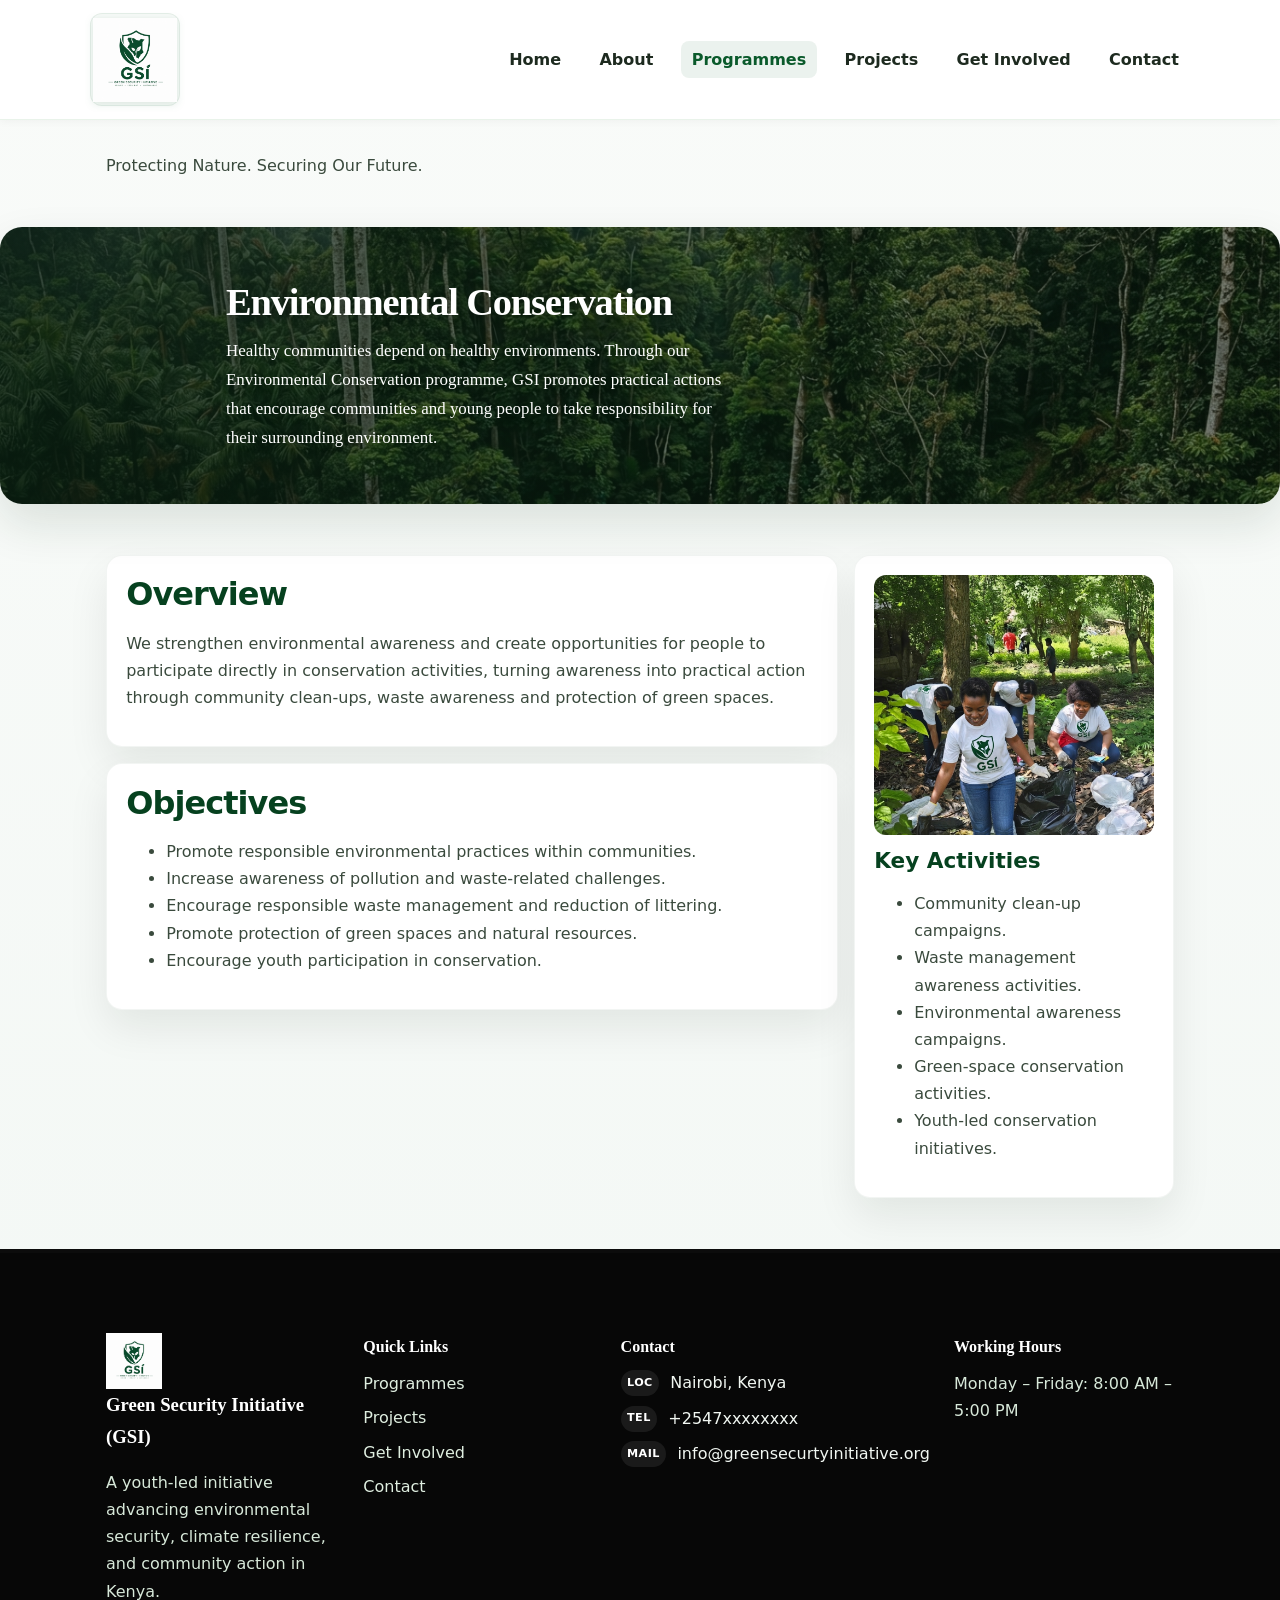
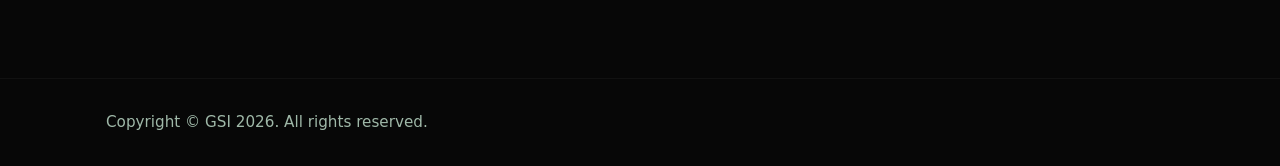
<file: environmental-conservation.html>
<!doctype html>
<html lang="en">
<head>
  <meta charset="utf-8">
  <meta name="viewport" content="width=device-width,initial-scale=1">
  <title>Environmental Conservation — GSI Programmes</title>
  <link rel="stylesheet" href="css/style.css">
</head>
<body>
    <header class="site-header">
    <div class="container header-inner">
      <a href="index.html" class="logo-link"><img src="images/logo.png" alt="GSI logo" class="logo"></a>
      <button class="nav-toggle" aria-controls="primary-nav" aria-expanded="false" aria-label="Toggle navigation"><span class="hamburger"></span></button>
      <nav id="primary-nav" class="site-nav">
        <ul>
          <li><a href="index.html">Home</a></li>
          <li><a href="about.html">About</a></li>
          <li><a href="programmes.html" class="active">Programmes</a></li>
          <li><a href="projects.html">Projects</a></li>
          <li><a href="get-involved.html">Get Involved</a></li>
          <li><a href="contact.html">Contact</a></li>
        </ul>
      </nav>
    </div>
  </header>

  <div class="motto-bar" role="note" aria-label="Site motto">
    <div class="container"><p class="motto">Protecting Nature. Securing Our Future.</p></div>
  </div>

  <main>
    <section class="section programmes-hero">
      <div class="container">
        <h1>Environmental Conservation</h1>
        <p class="lead">Healthy communities depend on healthy environments. Through our Environmental Conservation programme, GSI promotes practical actions that encourage communities and young people to take responsibility for their surrounding environment.</p>
      </div>
    </section>

    <section class="section">
      <div class="container grid-2">
        <div>
          <div class="card">
            <h2>Overview</h2>
            <p>We strengthen environmental awareness and create opportunities for people to participate directly in conservation activities, turning awareness into practical action through community clean-ups, waste awareness and protection of green spaces.</p>
          </div>

          <div class="card" style="margin-top:1rem">
            <h2>Objectives</h2>
            <ul>
              <li>Promote responsible environmental practices within communities.</li>
              <li>Increase awareness of pollution and waste-related challenges.</li>
              <li>Encourage responsible waste management and reduction of littering.</li>
              <li>Promote protection of green spaces and natural resources.</li>
              <li>Encourage youth participation in conservation.</li>
            </ul>
          </div>
        </div>

        <aside>
          <div class="card">
            <img src="images/Environmental%20conservation.png" alt="Environmental Conservation" style="border-radius:12px;object-fit:cover;width:100%;height:260px">
            <h3 style="margin-top:0.8rem">Key Activities</h3>
            <ul>
              <li>Community clean-up campaigns.</li>
              <li>Waste management awareness activities.</li>
              <li>Environmental awareness campaigns.</li>
              <li>Green-space conservation activities.</li>
              <li>Youth-led conservation initiatives.</li>
            </ul>
          </div>
        </aside>
      </div>
    </section>
  </main>

  <footer class="site-footer">
    <div class="footer-top">
      <div class="container footer-grid">
        <div class="footer-about">
          <a href="index.html" class="footer-logo"><img src="images/logo.png" alt="GSI logo"></a>
          <h3>Green Security Initiative (GSI)</h3>
          <p>A youth-led initiative advancing environmental security, climate resilience, and community action in Kenya.</p>
        </div>
        <div class="footer-links">
          <h4>Quick Links</h4>
          <ul>
            <li><a href="programmes.html">Programmes</a></li>
            <li><a href="projects.html">Projects</a></li>
            <li><a href="get-involved.html">Get Involved</a></li>
            <li><a href="contact.html">Contact</a></li>
          </ul>
        </div>
        <div class="footer-contact">
          <h4>Contact</h4>
          <ul>
            <li><span class="contact-icon">Loc</span> Nairobi, Kenya</li>
            <li><span class="contact-icon">Tel</span> <a href="tel:+2547xxxxxxxx">+2547xxxxxxxx</a></li>
            <li><span class="contact-icon">Mail</span> <a href="mailto:info@greensecurtyinitiative.org">info@greensecurtyinitiative.org</a></li>
          </ul>
        </div>
        <div class="footer-hours">
          <h4>Working Hours</h4>
          <p>Monday – Friday: 8:00 AM – 5:00 PM</p>
        </div>
      </div>
    </div>
    <div class="footer-bottom">
      <div class="container footer-bottom-inner">
        <p>Copyright © GSI 2026. All rights reserved.</p>
      </div>
    </div>
  </footer>

  <script src="js/script.js"></script>
</body>
</html>
</file>
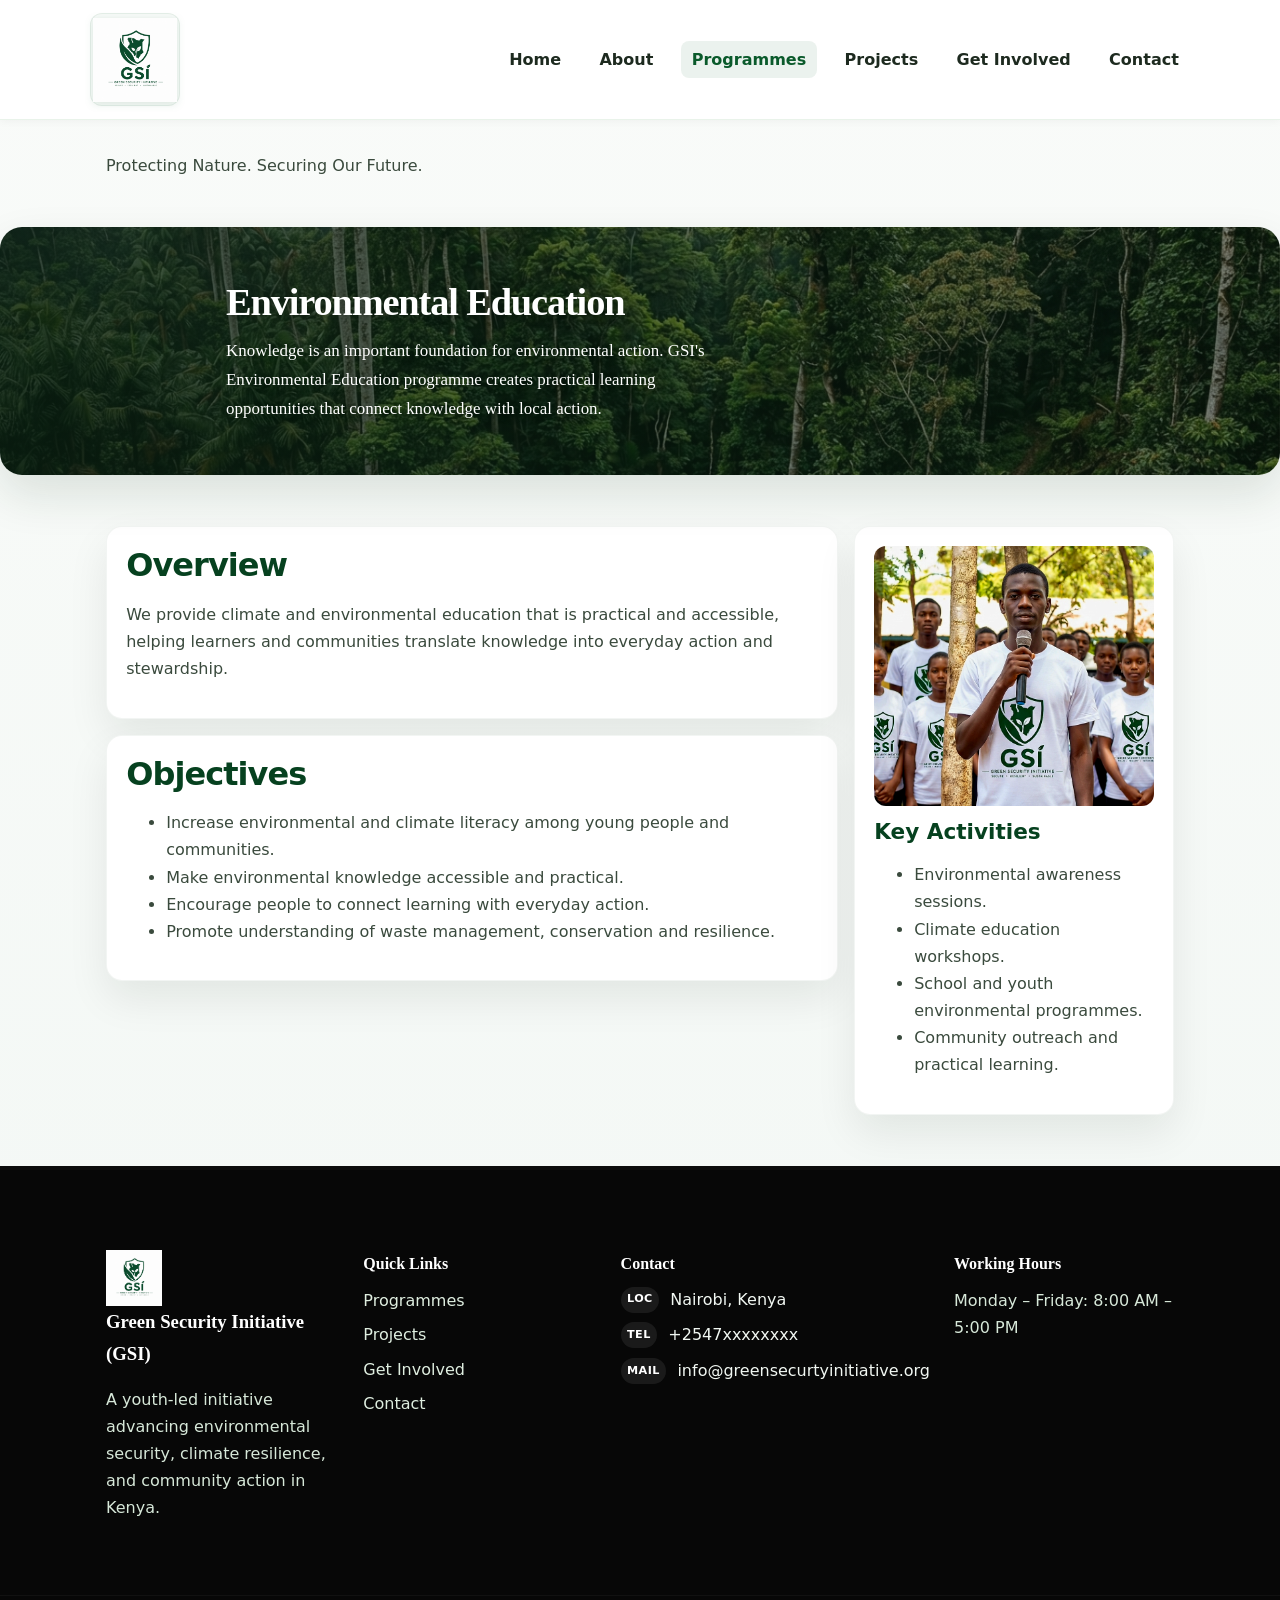
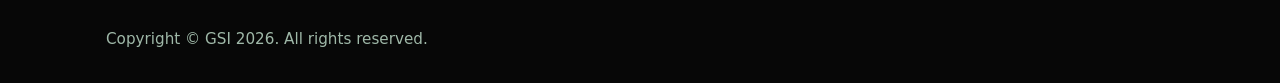
<file: environmental-education.html>
<!doctype html>
<html lang="en">
<head>
  <meta charset="utf-8">
  <meta name="viewport" content="width=device-width,initial-scale=1">
  <title>Environmental Education — GSI Programmes</title>
  <link rel="stylesheet" href="css/style.css">
</head>
<body>
    <header class="site-header">
    <div class="container header-inner">
      <a href="index.html" class="logo-link"><img src="images/logo.png" alt="GSI logo" class="logo"></a>
      <button class="nav-toggle" aria-controls="primary-nav" aria-expanded="false" aria-label="Toggle navigation"><span class="hamburger"></span></button>
      <nav id="primary-nav" class="site-nav">
        <ul>
          <li><a href="index.html">Home</a></li>
          <li><a href="about.html">About</a></li>
          <li><a href="programmes.html" class="active">Programmes</a></li>
          <li><a href="projects.html">Projects</a></li>
          <li><a href="get-involved.html">Get Involved</a></li>
          <li><a href="contact.html">Contact</a></li>
        </ul>
      </nav>
    </div>
  </header>

  <div class="motto-bar" role="note" aria-label="Site motto">
    <div class="container"><p class="motto">Protecting Nature. Securing Our Future.</p></div>
  </div>

  <main>
    <section class="section programmes-hero">
      <div class="container">
        <h1>Environmental Education</h1>
        <p class="lead">Knowledge is an important foundation for environmental action. GSI's Environmental Education programme creates practical learning opportunities that connect knowledge with local action.</p>
      </div>
    </section>

    <section class="section">
      <div class="container grid-2">
        <div>
          <div class="card">
            <h2>Overview</h2>
            <p>We provide climate and environmental education that is practical and accessible, helping learners and communities translate knowledge into everyday action and stewardship.</p>
          </div>

          <div class="card" style="margin-top:1rem">
            <h2>Objectives</h2>
            <ul>
              <li>Increase environmental and climate literacy among young people and communities.</li>
              <li>Make environmental knowledge accessible and practical.</li>
              <li>Encourage people to connect learning with everyday action.</li>
              <li>Promote understanding of waste management, conservation and resilience.</li>
            </ul>
          </div>
        </div>

        <aside>
          <div class="card">
            <img src="images/Environmental%20Education%20(2).png" alt="Environmental Education" style="border-radius:12px;object-fit:cover;width:100%;height:260px">
            <h3 style="margin-top:0.8rem">Key Activities</h3>
            <ul>
              <li>Environmental awareness sessions.</li>
              <li>Climate education workshops.</li>
              <li>School and youth environmental programmes.</li>
              <li>Community outreach and practical learning.</li>
            </ul>
          </div>
        </aside>
      </div>
    </section>
  </main>

  <footer class="site-footer">
    <div class="footer-top">
      <div class="container footer-grid">
        <div class="footer-about">
          <a href="index.html" class="footer-logo"><img src="images/logo.png" alt="GSI logo"></a>
          <h3>Green Security Initiative (GSI)</h3>
          <p>A youth-led initiative advancing environmental security, climate resilience, and community action in Kenya.</p>
        </div>
        <div class="footer-links">
          <h4>Quick Links</h4>
          <ul>
            <li><a href="programmes.html">Programmes</a></li>
            <li><a href="projects.html">Projects</a></li>
            <li><a href="get-involved.html">Get Involved</a></li>
            <li><a href="contact.html">Contact</a></li>
          </ul>
        </div>
        <div class="footer-contact">
          <h4>Contact</h4>
          <ul>
            <li><span class="contact-icon">Loc</span> Nairobi, Kenya</li>
            <li><span class="contact-icon">Tel</span> <a href="tel:+2547xxxxxxxx">+2547xxxxxxxx</a></li>
            <li><span class="contact-icon">Mail</span> <a href="mailto:info@greensecurtyinitiative.org">info@greensecurtyinitiative.org</a></li>
          </ul>
        </div>
        <div class="footer-hours">
          <h4>Working Hours</h4>
          <p>Monday – Friday: 8:00 AM – 5:00 PM</p>
        </div>
      </div>
    </div>
    <div class="footer-bottom">
      <div class="container footer-bottom-inner">
        <p>Copyright © GSI 2026. All rights reserved.</p>
      </div>
    </div>
  </footer>

  <script src="js/script.js"></script>
</body>
</html>
</file>
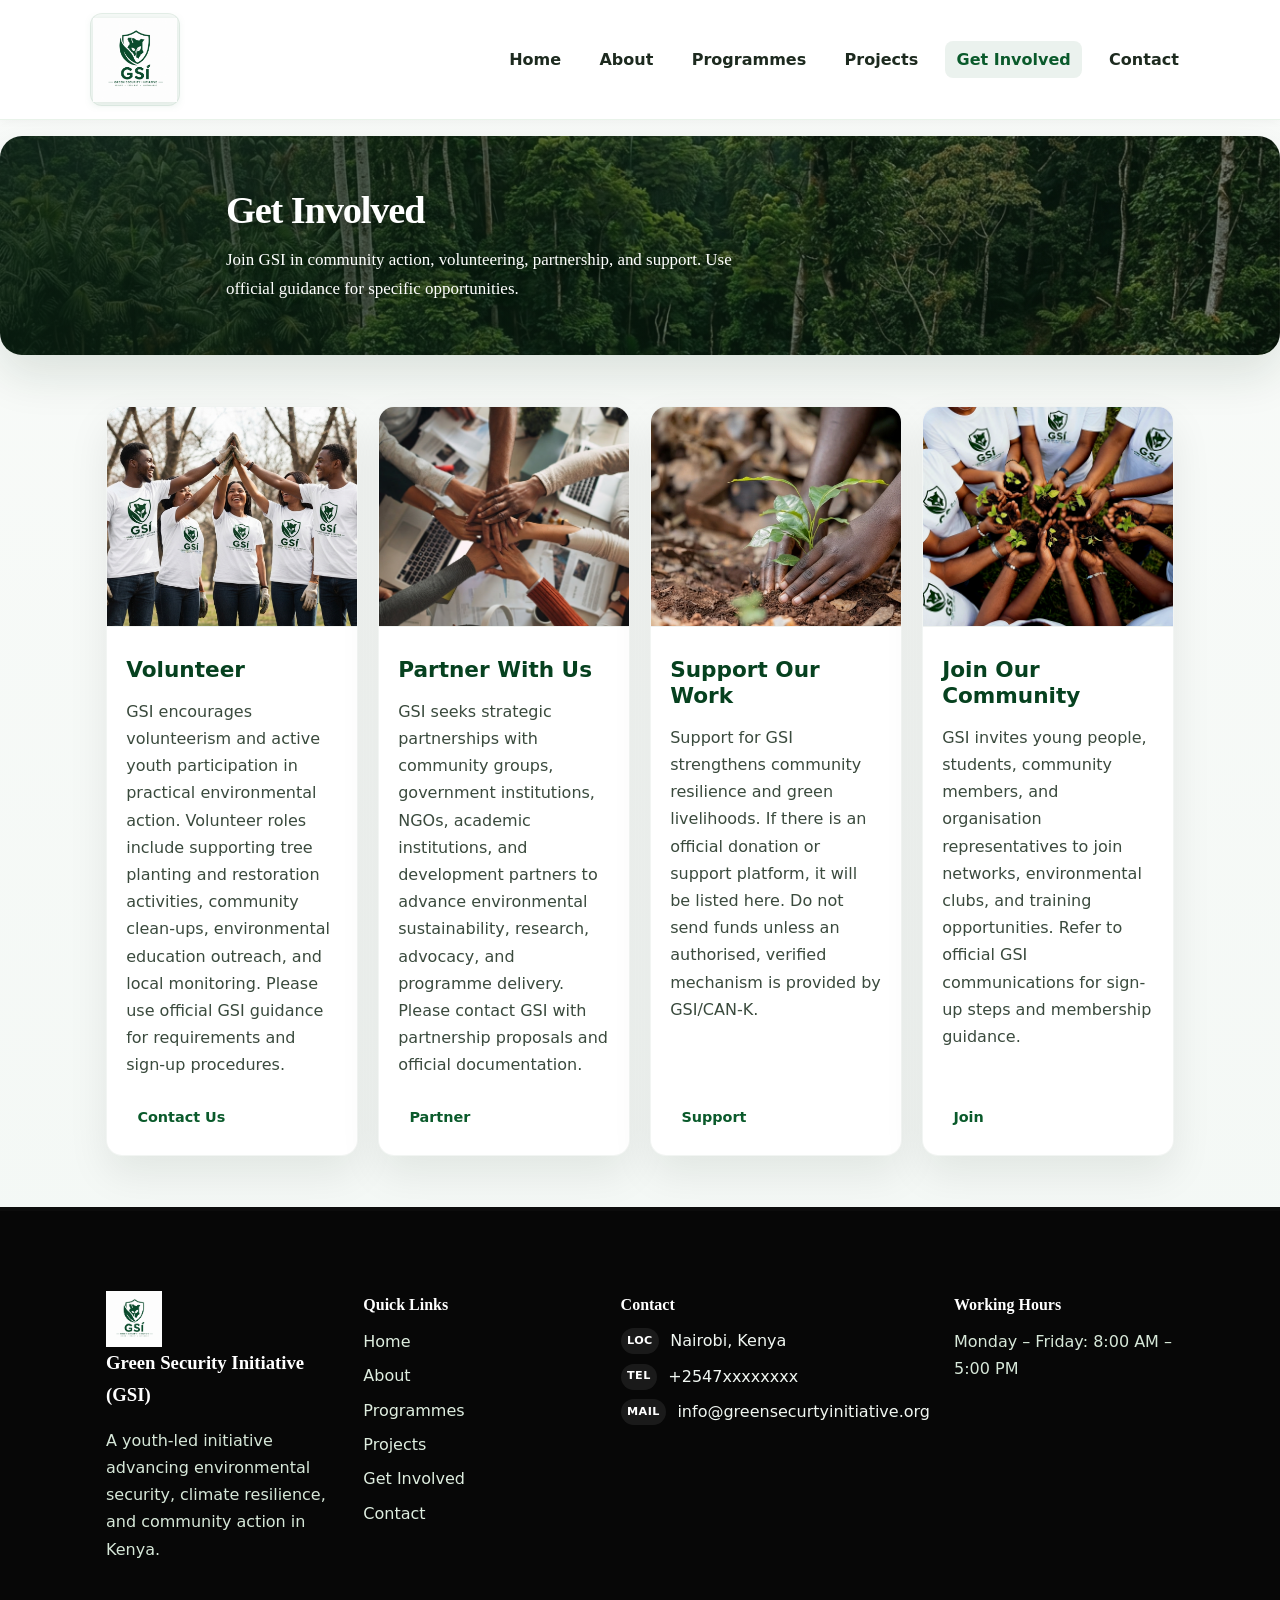
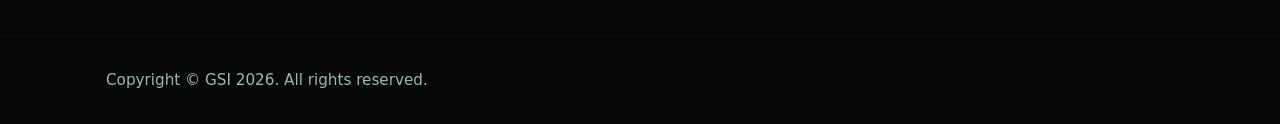
<file: get-involved.html>
<!doctype html>
<html lang="en">
<head>
  <meta charset="utf-8">
  <meta name="viewport" content="width=device-width,initial-scale=1">
  <title>Get Involved — Green Security Initiative (GSI)</title>
  <link rel="stylesheet" href="css/style.css">
</head>
<body>
  <header class="site-header">
    <div class="container header-inner">
      <a href="index.html" class="logo-link">
        <img src="images/logo.png" alt="GSI logo" class="logo">
      </a>
      <button class="nav-toggle" aria-controls="primary-nav" aria-expanded="false" aria-label="Toggle navigation">
        <span class="hamburger"></span>
      </button>
      <nav id="primary-nav" class="site-nav">
        <ul>
            <li><a href="index.html">Home</a></li>
            <li><a href="about.html">About</a></li>
            <li><a href="programmes.html">Programmes</a></li>
            <li><a href="projects.html">Projects</a></li>
            <li><a href="get-involved.html" class="active">Get Involved</a></li>
            <li><a href="contact.html">Contact</a></li>
        </ul>
      </nav>
    </div>
  </header>

  <main>
    <section class="section get-involved-hero">
      <div class="container">
        <h1>Get Involved</h1>
        <p class="lead">Join GSI in community action, volunteering, partnership, and support. Use official guidance for specific opportunities.</p>
      </div>
    </section>

    <section class="section involvement">
      <div class="container grid">
        <div class="card involvement-card">
          <img class="involvement-image" src="images/Volunteers.png" alt="Volunteer with GSI">
          <h3>Volunteer</h3>
          <p>GSI encourages volunteerism and active youth participation in practical environmental action. Volunteer roles include supporting tree planting and restoration activities, community clean-ups, environmental education outreach, and local monitoring. Please use official GSI guidance for requirements and sign-up procedures.</p>
          <a class="btn btn-sm" href="contact.html">Contact Us</a>
        </div>

        <div class="card involvement-card">
          <img class="involvement-image" src="images/Partner.png" alt="Partner with GSI">
          <h3>Partner With Us</h3>
          <p>GSI seeks strategic partnerships with community groups, government institutions, NGOs, academic institutions, and development partners to advance environmental sustainability, research, advocacy, and programme delivery. Please contact GSI with partnership proposals and official documentation.</p>
          <a class="btn btn-sm" href="contact.html">Partner</a>
        </div>

        <div class="card involvement-card">
          <img class="involvement-image" src="images/Support work.png" alt="Support GSI work">
          <h3>Support Our Work</h3>
          <p>Support for GSI strengthens community resilience and green livelihoods. If there is an official donation or support platform, it will be listed here. Do not send funds unless an authorised, verified mechanism is provided by GSI/CAN-K.</p>
          <a class="btn btn-sm" href="contact.html">Support</a>
        </div>

        <div class="card involvement-card">
          <img class="involvement-image" src="images/Climate Action.png" alt="Join our community with GSI">
          <h3>Join Our Community</h3>
          <p>GSI invites young people, students, community members, and organisation representatives to join networks, environmental clubs, and training opportunities. Refer to official GSI communications for sign-up steps and membership guidance.</p>
          <a class="btn btn-sm" href="contact.html">Join</a>
        </div>
      </div>
    </section>
  </main>

  <footer class="site-footer">
    <div class="footer-top">
      <div class="container footer-grid">
        <div class="footer-about">
          <a href="index.html" class="footer-logo"><img src="images/logo.png" alt="GSI logo"></a>
          <h3>Green Security Initiative (GSI)</h3>
          <p>A youth-led initiative advancing environmental security, climate resilience, and community action in Kenya.</p>
        </div>

        <div class="footer-links">
          <h4>Quick Links</h4>
          <ul>
            <li><a href="index.html">Home</a></li>
            <li><a href="about.html">About</a></li>
            <li><a href="programmes.html">Programmes</a></li>
            <li><a href="projects.html">Projects</a></li>
            <li><a href="get-involved.html">Get Involved</a></li>
            <li><a href="contact.html">Contact</a></li>
          </ul>
        </div>

        <div class="footer-contact">
          <h4>Contact</h4>
          <ul>
            <li><span class="contact-icon">Loc</span> Nairobi, Kenya</li>
            <li><span class="contact-icon">Tel</span> <a href="tel:+2547xxxxxxxx">+2547xxxxxxxx</a></li>
            <li><span class="contact-icon">Mail</span> <a href="mailto:info@greensecurtyinitiative.org">info@greensecurtyinitiative.org</a></li>
          </ul>
        </div>

        <div class="footer-hours">
          <h4>Working Hours</h4>
          <p>Monday – Friday: 8:00 AM – 5:00 PM</p>
        </div>
      </div>
    </div>

    <div class="footer-bottom">
      <div class="container footer-bottom-inner">
        <p>Copyright © GSI 2026. All rights reserved.</p>
      </div>
    </div>
  </footer>

  <script src="js/script.js"></script>
</body>
</html>
</file>
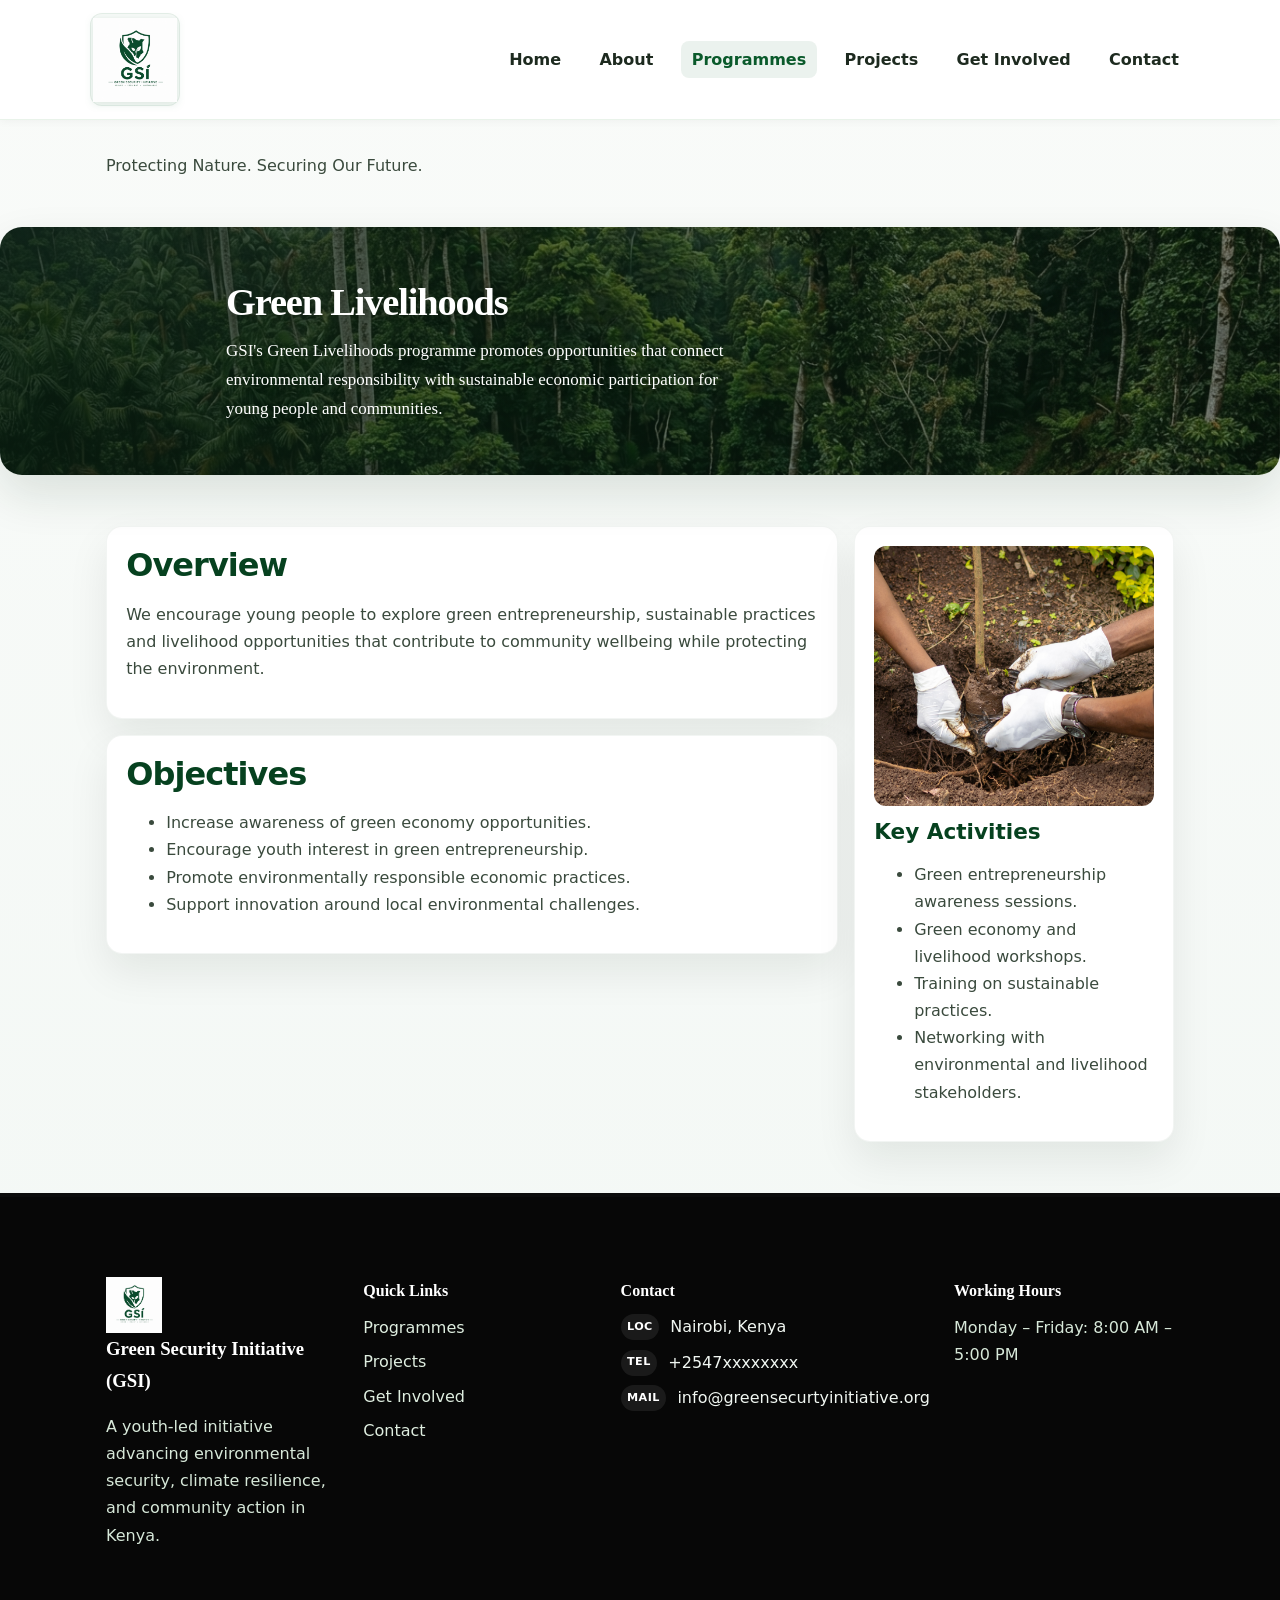
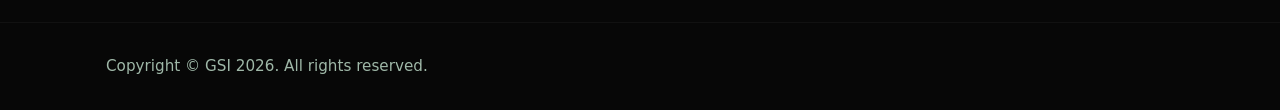
<file: green-livelihoods.html>
<!doctype html>
<html lang="en">
<head>
  <meta charset="utf-8">
  <meta name="viewport" content="width=device-width,initial-scale=1">
  <title>Green Livelihoods — GSI Programmes</title>
  <link rel="stylesheet" href="css/style.css">
</head>
<body>
  <header class="site-header">
    <div class="container header-inner">
      <a href="index.html" class="logo-link"><img src="images/logo.png" alt="GSI logo" class="logo"></a>
      <button class="nav-toggle" aria-controls="primary-nav" aria-expanded="false" aria-label="Toggle navigation"><span class="hamburger"></span></button>
      <nav id="primary-nav" class="site-nav">
        <ul>
          <li><a href="index.html">Home</a></li>
          <li><a href="about.html">About</a></li>
          <li><a href="programmes.html" class="active">Programmes</a></li>
          <li><a href="projects.html">Projects</a></li>
          <li><a href="get-involved.html">Get Involved</a></li>
          <li><a href="contact.html">Contact</a></li>
        </ul>
      </nav>
    </div>
  </header>

  <div class="motto-bar" role="note" aria-label="Site motto">
    <div class="container"><p class="motto">Protecting Nature. Securing Our Future.</p></div>
  </div>

  <main>
    <section class="section programmes-hero">
      <div class="container">
        <h1>Green Livelihoods</h1>
        <p class="lead">GSI's Green Livelihoods programme promotes opportunities that connect environmental responsibility with sustainable economic participation for young people and communities.</p>
      </div>
    </section>

    <section class="section">
      <div class="container grid-2">
        <div>
          <div class="card">
            <h2>Overview</h2>
            <p>We encourage young people to explore green entrepreneurship, sustainable practices and livelihood opportunities that contribute to community wellbeing while protecting the environment.</p>
          </div>

          <div class="card" style="margin-top:1rem">
            <h2>Objectives</h2>
            <ul>
              <li>Increase awareness of green economy opportunities.</li>
              <li>Encourage youth interest in green entrepreneurship.</li>
              <li>Promote environmentally responsible economic practices.</li>
              <li>Support innovation around local environmental challenges.</li>
            </ul>
          </div>
        </div>

        <aside>
          <div class="card">
            <img src="images/Green%20Livelihood.jpg" alt="Green Livelihoods" style="border-radius:12px;object-fit:cover;width:100%;height:260px">
            <h3 style="margin-top:0.8rem">Key Activities</h3>
            <ul>
              <li>Green entrepreneurship awareness sessions.</li>
              <li>Green economy and livelihood workshops.</li>
              <li>Training on sustainable practices.</li>
              <li>Networking with environmental and livelihood stakeholders.</li>
            </ul>
          </div>
        </aside>
      </div>
    </section>
  </main>

  <footer class="site-footer">
    <div class="footer-top">
      <div class="container footer-grid">
        <div class="footer-about">
          <a href="index.html" class="footer-logo"><img src="images/logo.png" alt="GSI logo"></a>
          <h3>Green Security Initiative (GSI)</h3>
          <p>A youth-led initiative advancing environmental security, climate resilience, and community action in Kenya.</p>
        </div>
        <div class="footer-links">
          <h4>Quick Links</h4>
          <ul>
            <li><a href="programmes.html">Programmes</a></li>
            <li><a href="projects.html">Projects</a></li>
            <li><a href="get-involved.html">Get Involved</a></li>
            <li><a href="contact.html">Contact</a></li>
          </ul>
        </div>
        <div class="footer-contact">
          <h4>Contact</h4>
          <ul>
            <li><span class="contact-icon">Loc</span> Nairobi, Kenya</li>
            <li><span class="contact-icon">Tel</span> <a href="tel:+2547xxxxxxxx">+2547xxxxxxxx</a></li>
            <li><span class="contact-icon">Mail</span> <a href="mailto:info@greensecurtyinitiative.org">info@greensecurtyinitiative.org</a></li>
          </ul>
        </div>
        <div class="footer-hours">
          <h4>Working Hours</h4>
          <p>Monday – Friday: 8:00 AM – 5:00 PM</p>
        </div>
      </div>
    </div>
    <div class="footer-bottom">
      <div class="container footer-bottom-inner">
        <p>Copyright © GSI 2026. All rights reserved.</p>
      </div>
    </div>
  </footer>

  <script src="js/script.js"></script>
</body>
</html>
</file>
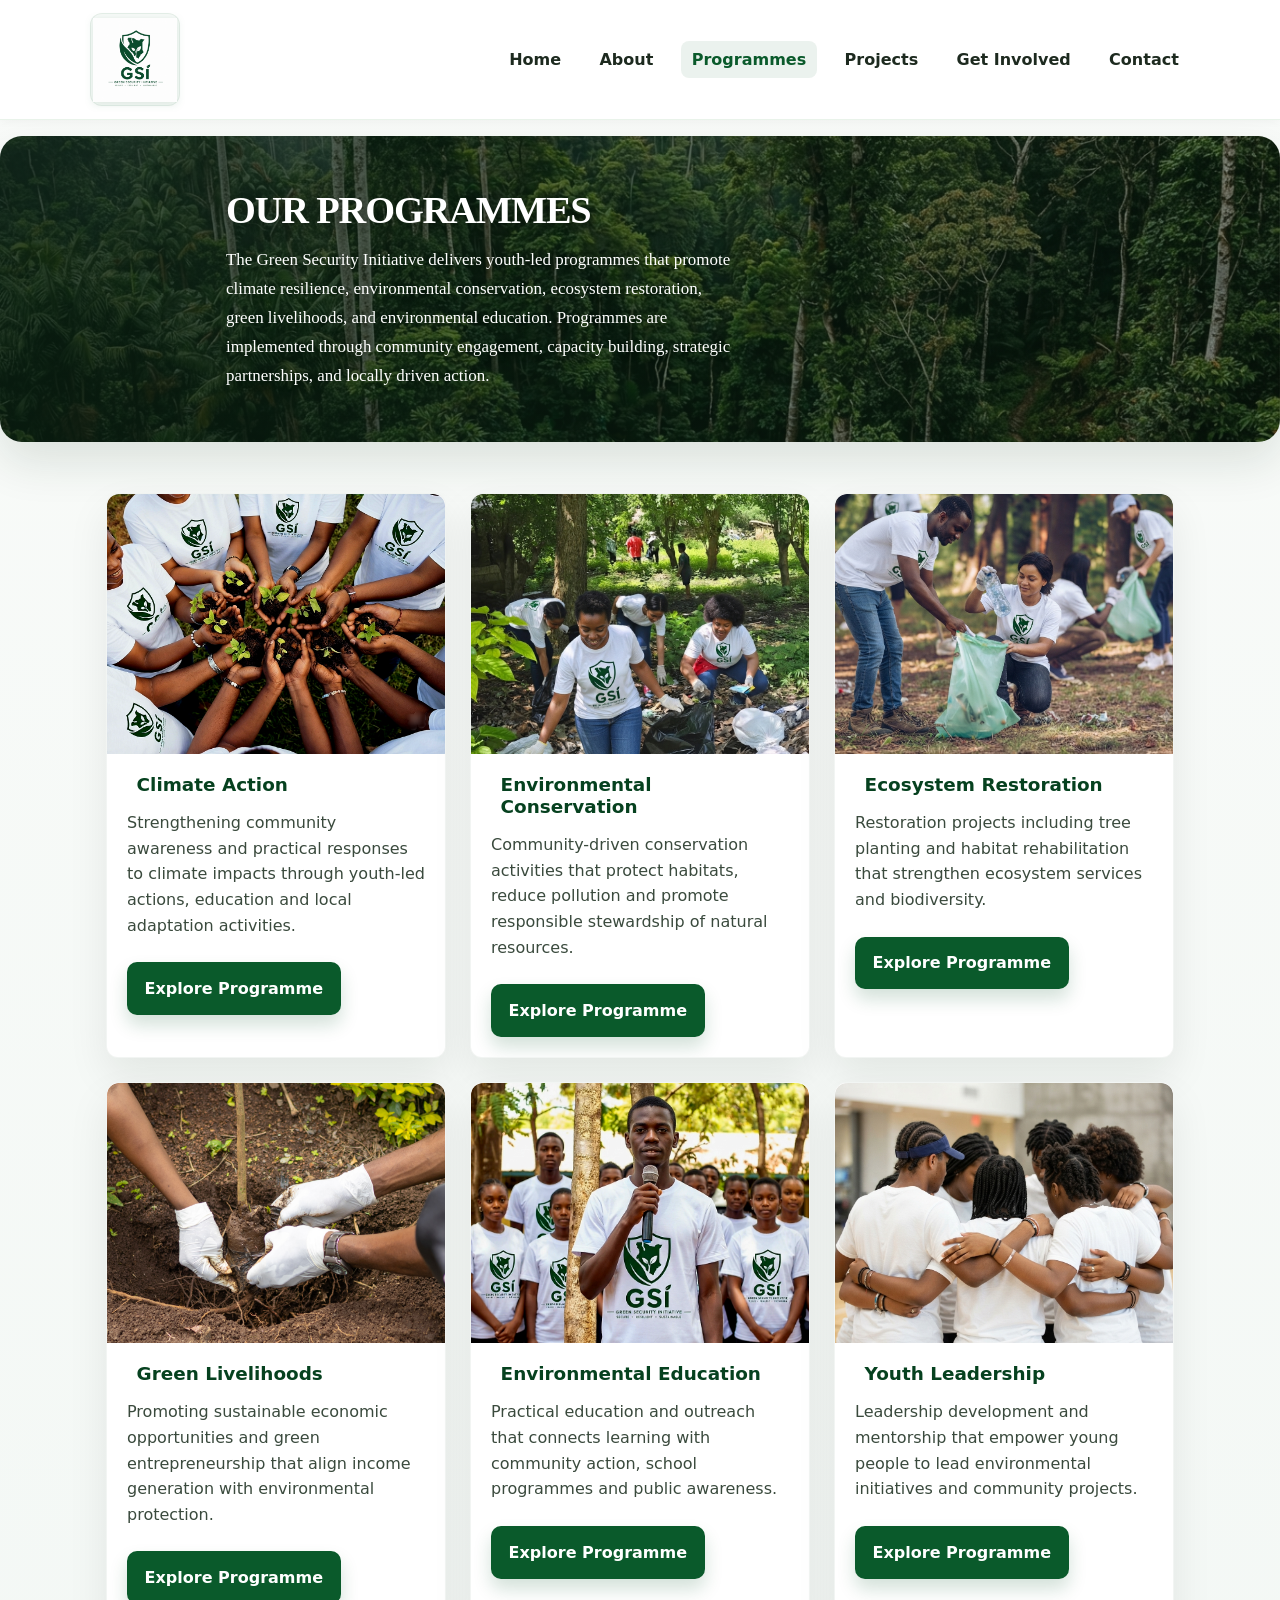
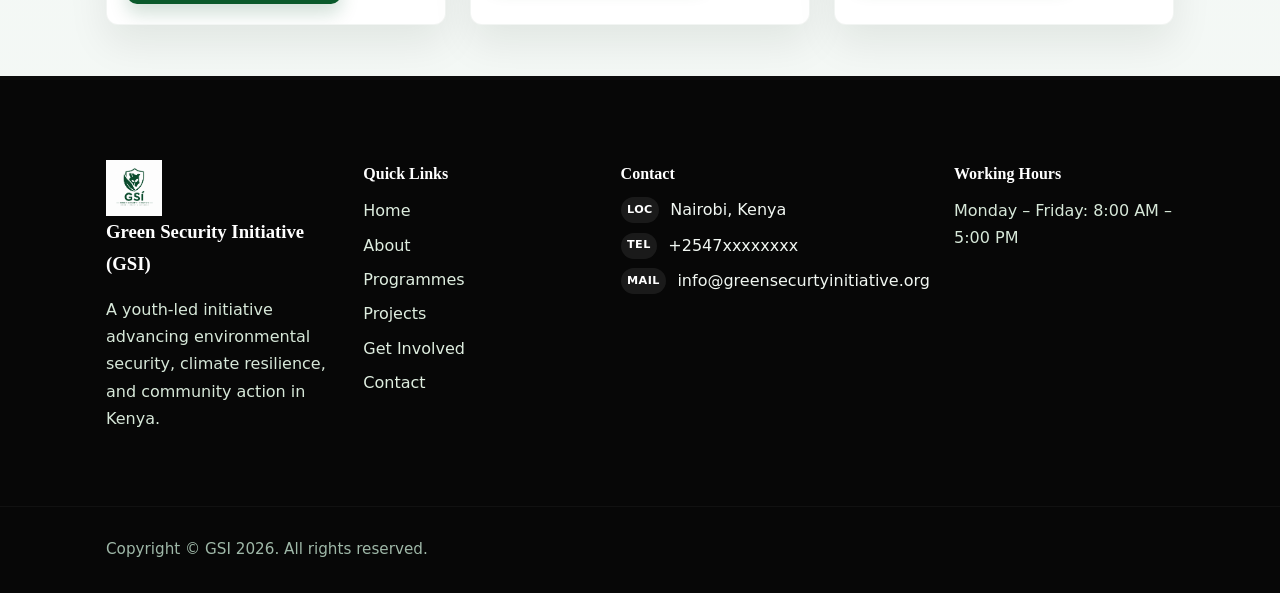
<file: programmes.html>
<!doctype html>
<html lang="en">
<head>
  <meta charset="utf-8">
  <meta name="viewport" content="width=device-width,initial-scale=1">
  <title>Programmes — Green Security Initiative (GSI)</title>
  <link rel="stylesheet" href="css/style.css">
</head>
<body>
  <header class="site-header">
    <div class="container header-inner">
      <a href="index.html" class="logo-link">
        <img src="images/logo.png" alt="GSI logo" class="logo">
      </a>
      <button class="nav-toggle" aria-controls="primary-nav" aria-expanded="false" aria-label="Toggle navigation">
        <span class="hamburger"></span>
      </button>
      <nav id="primary-nav" class="site-nav">
        <ul>
          <li><a href="index.html">Home</a></li>
          <li><a href="about.html">About</a></li>
          <li><a href="programmes.html" class="active">Programmes</a></li>
          <li><a href="projects.html">Projects</a></li>
          <li><a href="get-involved.html">Get Involved</a></li>
          <li><a href="contact.html">Contact</a></li>
        </ul>
      </nav>
    </div>
  </header>

  <main>
    <section class="section programmes-hero">
      <div class="container">
        <h1>OUR PROGRAMMES</h1>
        <p class="lead">The Green Security Initiative delivers youth-led programmes that promote climate resilience, environmental conservation, ecosystem restoration, green livelihoods, and environmental education. Programmes are implemented through community engagement, capacity building, strategic partnerships, and locally driven action.</p>
      </div>
    </section>

    <section class="section programmes-list">
      <div class="container">
        <div class="programmes-grid">

          <article class="card programme-card">
            <div class="programme-media">
              <img src="images/Climate%20Action.png" alt="Climate Action programme image">
            </div>
            <div class="programme-body">
              <h3><span class="icon"></span> Climate Action</h3>
              <p>Strengthening community awareness and practical responses to climate impacts through youth-led actions, education and local adaptation activities.</p>
              <a class="btn btn-primary" href="climate-action.html">Explore Programme</a>
            </div>
          </article>

          <article class="card programme-card">
            <div class="programme-media">
              <img src="images/Environmental%20conservation.png" alt="Environmental Conservation programme image">
            </div>
            <div class="programme-body">
              <h3><span class="icon"></span> Environmental Conservation</h3>
              <p>Community-driven conservation activities that protect habitats, reduce pollution and promote responsible stewardship of natural resources.</p>
              <a class="btn btn-primary" href="environmental-conservation.html">Explore Programme</a>
            </div>
          </article>

          <article class="card programme-card">
            <div class="programme-media">
              <img src="images/Ecosystem%20Restoration.png" alt="Ecosystem Restoration programme image">
            </div>
            <div class="programme-body">
              <h3><span class="icon"></span> Ecosystem Restoration</h3>
              <p>Restoration projects including tree planting and habitat rehabilitation that strengthen ecosystem services and biodiversity.</p>
              <a class="btn btn-primary" href="ecosystem-restoration.html">Explore Programme</a>
            </div>
          </article>

          <article class="card programme-card">
            <div class="programme-media">
              <img src="images/Green%20Livelihood.jpg" alt="Green Livelihoods programme image">
            </div>
            <div class="programme-body">
              <h3><span class="icon"></span> Green Livelihoods</h3>
              <p>Promoting sustainable economic opportunities and green entrepreneurship that align income generation with environmental protection.</p>
              <a class="btn btn-primary" href="green-livelihoods.html">Explore Programme</a>
            </div>
          </article>

          <article class="card programme-card">
            <div class="programme-media">
              <img src="images/Environmental%20Education%20(2).png" alt="Environmental Education programme image">
            </div>
            <div class="programme-body">
              <h3><span class="icon"></span> Environmental Education</h3>
              <p>Practical education and outreach that connects learning with community action, school programmes and public awareness.</p>
              <a class="btn btn-primary" href="environmental-education.html">Explore Programme</a>
            </div>
          </article>

          <article class="card programme-card">
            <div class="programme-media">
              <img src="images/Youth%20Leadership.png" alt="Youth Leadership programme image">
            </div>
            <div class="programme-body">
              <h3><span class="icon"></span> Youth Leadership</h3>
              <p>Leadership development and mentorship that empower young people to lead environmental initiatives and community projects.</p>
              <a class="btn btn-primary" href="youth-leadership.html">Explore Programme</a>
            </div>
          </article>

        </div>
      </div>
    </section>
  </main>

  <footer class="site-footer">
    <div class="footer-top">
      <div class="container footer-grid">
        <div class="footer-about">
          <a href="index.html" class="footer-logo"><img src="images/logo.png" alt="GSI logo"></a>
          <h3>Green Security Initiative (GSI)</h3>
          <p>A youth-led initiative advancing environmental security, climate resilience, and community action in Kenya.</p>
        </div>

        <div class="footer-links">
          <h4>Quick Links</h4>
          <ul>
            <li><a href="index.html">Home</a></li>
            <li><a href="about.html">About</a></li>
            <li><a href="programmes.html">Programmes</a></li>
            <li><a href="projects.html">Projects</a></li>
            <li><a href="get-involved.html">Get Involved</a></li>
            <li><a href="contact.html">Contact</a></li>
          </ul>
        </div>

        <div class="footer-contact">
          <h4>Contact</h4>
          <ul>
            <li><span class="contact-icon">Loc</span> Nairobi, Kenya</li>
            <li><span class="contact-icon">Tel</span> <a href="tel:+2547xxxxxxxx">+2547xxxxxxxx</a></li>
            <li><span class="contact-icon">Mail</span> <a href="mailto:info@greensecurtyinitiative.org">info@greensecurtyinitiative.org</a></li>
          </ul>
        </div>

        <div class="footer-hours">
          <h4>Working Hours</h4>
          <p>Monday – Friday: 8:00 AM – 5:00 PM</p>
        </div>
      </div>
    </div>

    <div class="footer-bottom">
      <div class="container footer-bottom-inner">
        <p>Copyright © GSI 2026. All rights reserved.</p>
      </div>
    </div>
  </footer>

  <script src="js/script.js"></script>
</body>
</html>
</file>
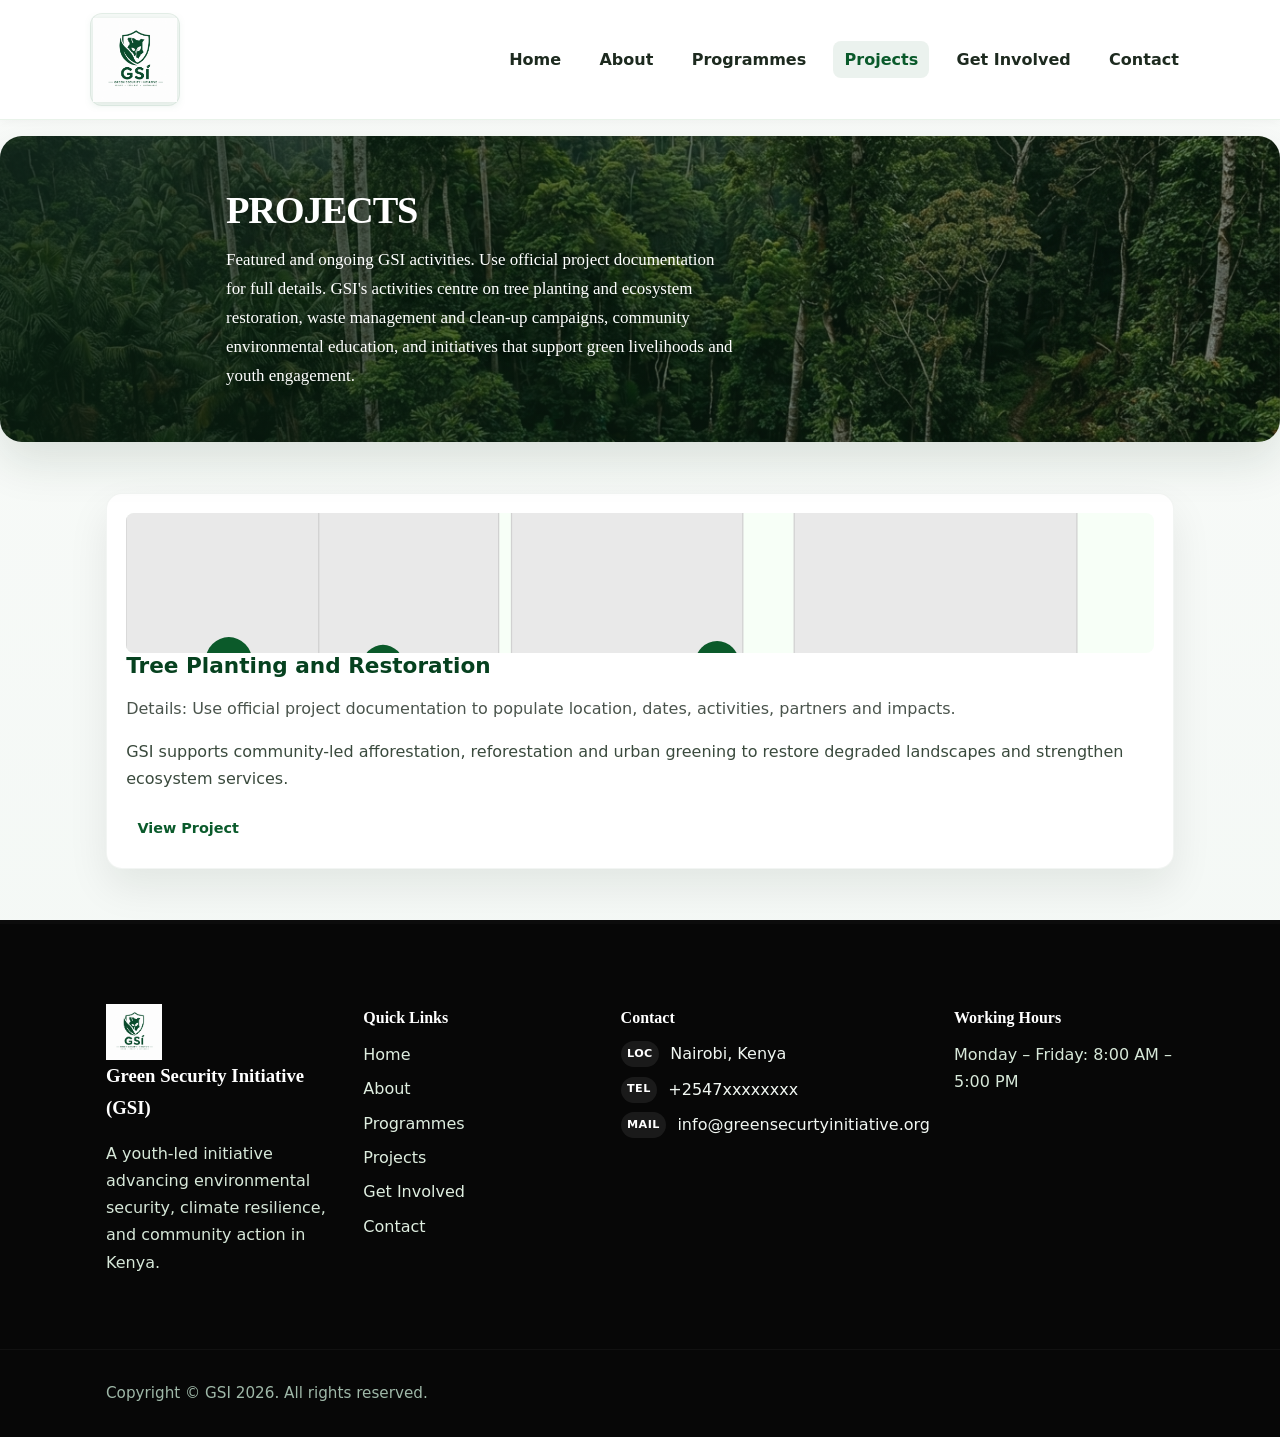
<file: projects.html>
<!doctype html>
<html lang="en">
<head>
  <meta charset="utf-8">
  <meta name="viewport" content="width=device-width,initial-scale=1">
  <title>Projects — Green Security Initiative (GSI)</title>
  <link rel="stylesheet" href="css/style.css">
</head>
<body>
  <header class="site-header">
    <div class="container header-inner">
      <a href="index.html" class="logo-link">
        <img src="images/logo.png" alt="GSI logo" class="logo">
      </a>
      <button class="nav-toggle" aria-controls="primary-nav" aria-expanded="false" aria-label="Toggle navigation">
        <span class="hamburger"></span>
      </button>
      <nav id="primary-nav" class="site-nav">
        <ul>
          <li><a href="index.html">Home</a></li>
          <li><a href="about.html">About</a></li>
          <li><a href="programmes.html">Programmes</a></li>
          <li><a href="projects.html" class="active">Projects</a></li>
          <li><a href="get-involved.html">Get Involved</a></li>
          <li><a href="contact.html">Contact</a></li>
        </ul>
      </nav>
    </div>
  </header>

  <main>
    <section class="section projects-hero">
      <div class="container">
        <h1>PROJECTS</h1>
        <p class="lead">Featured and ongoing GSI activities. Use official project documentation for full details. GSI's activities centre on tree planting and ecosystem restoration, waste management and clean-up campaigns, community environmental education, and initiatives that support green livelihoods and youth engagement.</p>
      </div>
    </section>

    <section class="section projects-grid">
      <div class="container grid">
        <!-- Example project card: replace with official project details -->
        <article class="project-card card">
          <img src="images/projects/cleanup-placeholder.svg" alt="Tree planting placeholder">
          <div class="card-body">
            <h3>Tree Planting and Restoration</h3>
            <p class="muted">Details: Use official project documentation to populate location, dates, activities, partners and impacts.</p>
            <p>GSI supports community-led afforestation, reforestation and urban greening to restore degraded landscapes and strengthen ecosystem services.</p>
            <a class="btn btn-sm" href="#">View Project</a>
          </div>
        </article>

        <!-- Add more project cards here -->
      </div>
    </section>
  </main>

  <footer class="site-footer">
    <div class="footer-top">
      <div class="container footer-grid">
        <div class="footer-about">
          <a href="index.html" class="footer-logo"><img src="images/logo.png" alt="GSI logo"></a>
          <h3>Green Security Initiative (GSI)</h3>
          <p>A youth-led initiative advancing environmental security, climate resilience, and community action in Kenya.</p>
        </div>

        <div class="footer-links">
          <h4>Quick Links</h4>
          <ul>
            <li><a href="index.html">Home</a></li>
            <li><a href="about.html">About</a></li>
            <li><a href="programmes.html">Programmes</a></li>
            <li><a href="projects.html">Projects</a></li>
            <li><a href="get-involved.html">Get Involved</a></li>
            <li><a href="contact.html">Contact</a></li>
          </ul>
        </div>

        <div class="footer-contact">
          <h4>Contact</h4>
          <ul>
            <li><span class="contact-icon">Loc</span> Nairobi, Kenya</li>
            <li><span class="contact-icon">Tel</span> <a href="tel:+2547xxxxxxxx">+2547xxxxxxxx</a></li>
            <li><span class="contact-icon">Mail</span> <a href="mailto:info@greensecurtyinitiative.org">info@greensecurtyinitiative.org</a></li>
          </ul>
        </div>

        <div class="footer-hours">
          <h4>Working Hours</h4>
          <p>Monday – Friday: 8:00 AM – 5:00 PM</p>
        </div>
      </div>
    </div>

    <div class="footer-bottom">
      <div class="container footer-bottom-inner">
        <p>Copyright © GSI 2026. All rights reserved.</p>
      </div>
    </div>
  </footer>

  <script src="js/script.js"></script>
</body>
</html>
</file>
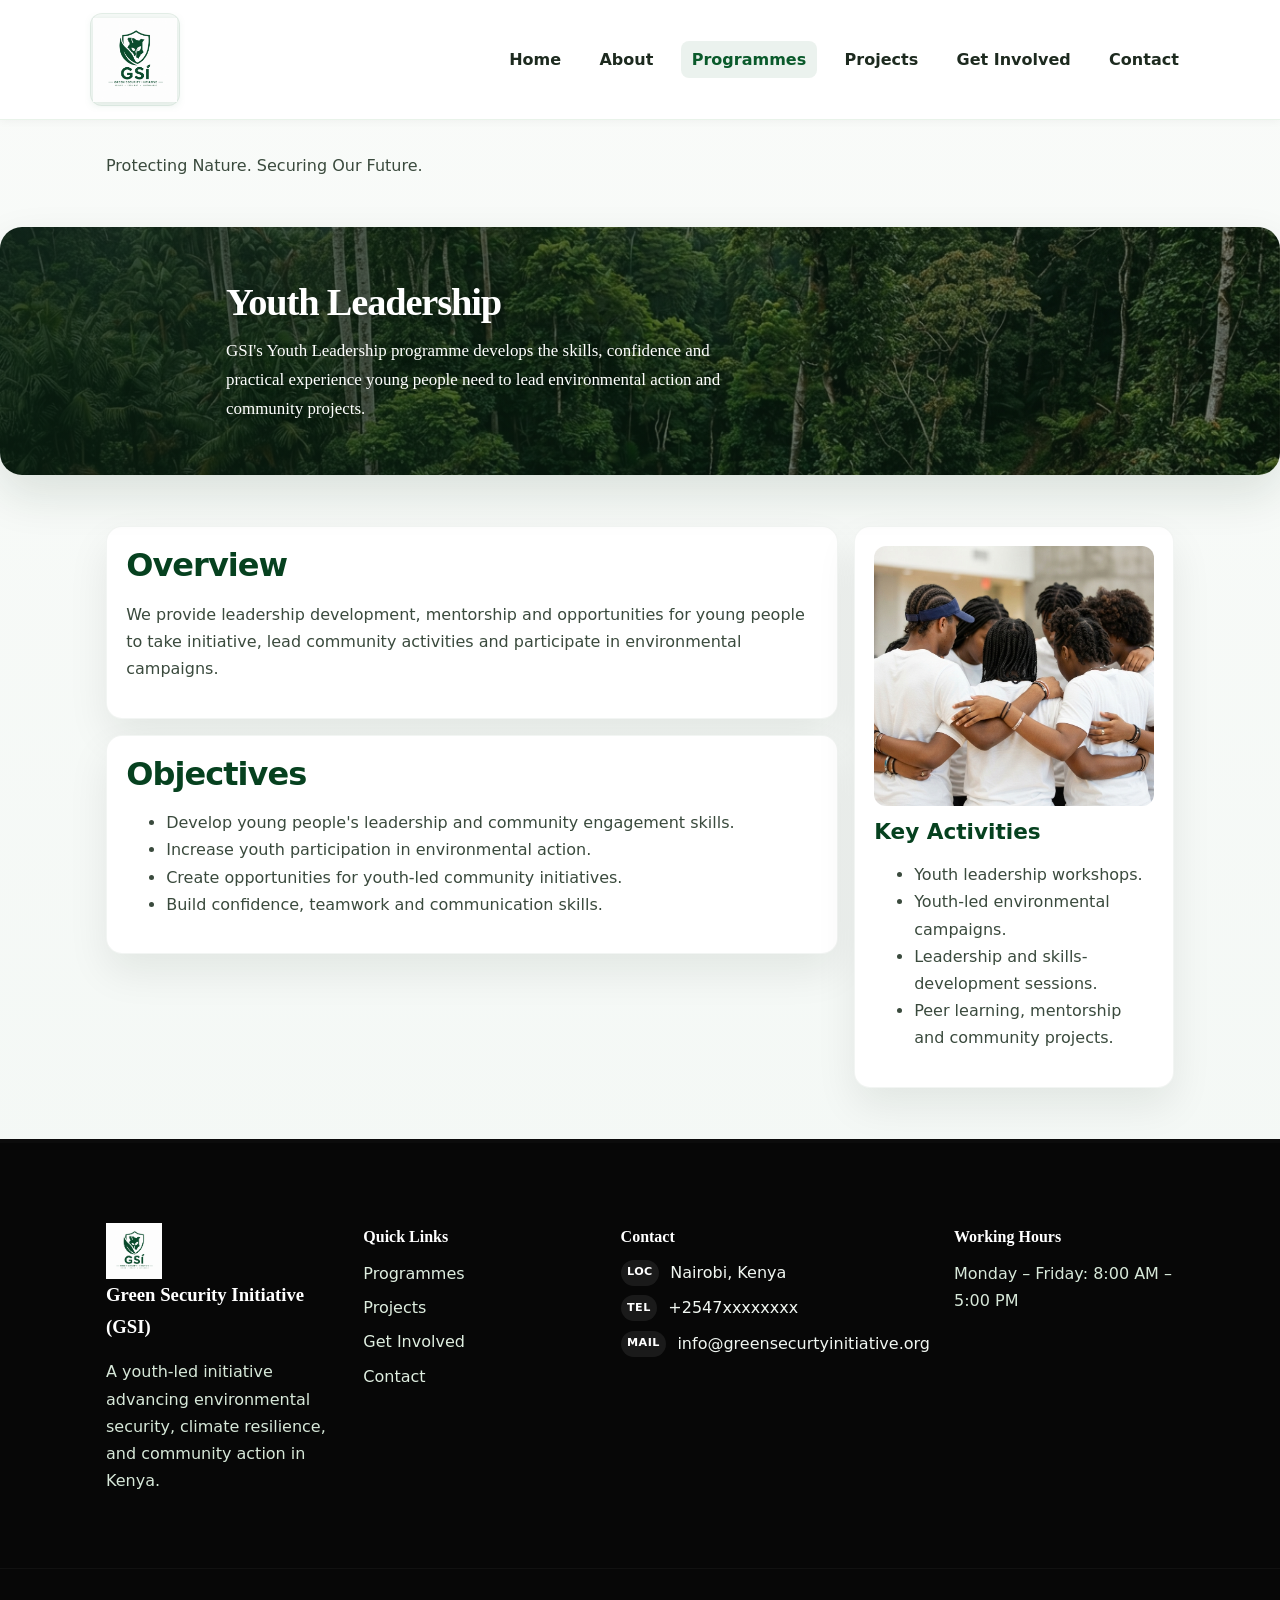
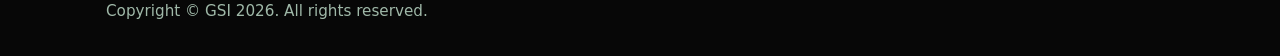
<file: youth-leadership.html>
<!doctype html>
<html lang="en">
<head>
  <meta charset="utf-8">
  <meta name="viewport" content="width=device-width,initial-scale=1">
  <title>Youth Leadership — GSI Programmes</title>
  <link rel="stylesheet" href="css/style.css">
</head>
<body>
  <header class="site-header">
    <div class="container header-inner">
      <a href="index.html" class="logo-link"><img src="images/logo.png" alt="GSI logo" class="logo"></a>
      <button class="nav-toggle" aria-controls="primary-nav" aria-expanded="false" aria-label="Toggle navigation"><span class="hamburger"></span></button>
      <nav id="primary-nav" class="site-nav">
        <ul>
          <li><a href="index.html">Home</a></li>
          <li><a href="about.html">About</a></li>
          <li><a href="programmes.html" class="active">Programmes</a></li>
          <li><a href="projects.html">Projects</a></li>
          <li><a href="get-involved.html">Get Involved</a></li>
          <li><a href="contact.html">Contact</a></li>
        </ul>
      </nav>
    </div>
  </header>

  <div class="motto-bar" role="note" aria-label="Site motto">
    <div class="container"><p class="motto">Protecting Nature. Securing Our Future.</p></div>
  </div>

  <main>
    <section class="section programmes-hero">
      <div class="container">
        <h1>Youth Leadership</h1>
        <p class="lead">GSI's Youth Leadership programme develops the skills, confidence and practical experience young people need to lead environmental action and community projects.</p>
      </div>
    </section>

    <section class="section">
      <div class="container grid-2">
        <div>
          <div class="card">
            <h2>Overview</h2>
            <p>We provide leadership development, mentorship and opportunities for young people to take initiative, lead community activities and participate in environmental campaigns.</p>
          </div>

          <div class="card" style="margin-top:1rem">
            <h2>Objectives</h2>
            <ul>
              <li>Develop young people's leadership and community engagement skills.</li>
              <li>Increase youth participation in environmental action.</li>
              <li>Create opportunities for youth-led community initiatives.</li>
              <li>Build confidence, teamwork and communication skills.</li>
            </ul>
          </div>
        </div>

        <aside>
          <div class="card">
            <img src="images/Youth%20Leadership.png" alt="Youth Leadership" style="border-radius:12px;object-fit:cover;width:100%;height:260px">
            <h3 style="margin-top:0.8rem">Key Activities</h3>
            <ul>
              <li>Youth leadership workshops.</li>
              <li>Youth-led environmental campaigns.</li>
              <li>Leadership and skills-development sessions.</li>
              <li>Peer learning, mentorship and community projects.</li>
            </ul>
          </div>
        </aside>
      </div>
    </section>
  </main>

  <footer class="site-footer">
    <div class="footer-top">
      <div class="container footer-grid">
        <div class="footer-about">
          <a href="index.html" class="footer-logo"><img src="images/logo.png" alt="GSI logo"></a>
          <h3>Green Security Initiative (GSI)</h3>
          <p>A youth-led initiative advancing environmental security, climate resilience, and community action in Kenya.</p>
        </div>
        <div class="footer-links">
          <h4>Quick Links</h4>
          <ul>
            <li><a href="programmes.html">Programmes</a></li>
            <li><a href="projects.html">Projects</a></li>
            <li><a href="get-involved.html">Get Involved</a></li>
            <li><a href="contact.html">Contact</a></li>
          </ul>
        </div>
        <div class="footer-contact">
          <h4>Contact</h4>
          <ul>
            <li><span class="contact-icon">Loc</span> Nairobi, Kenya</li>
            <li><span class="contact-icon">Tel</span> <a href="tel:+2547xxxxxxxx">+2547xxxxxxxx</a></li>
            <li><span class="contact-icon">Mail</span> <a href="mailto:info@greensecurtyinitiative.org">info@greensecurtyinitiative.org</a></li>
          </ul>
        </div>
        <div class="footer-hours">
          <h4>Working Hours</h4>
          <p>Monday – Friday: 8:00 AM – 5:00 PM</p>
        </div>
      </div>
    </div>
    <div class="footer-bottom">
      <div class="container footer-bottom-inner">
        <p>Copyright © GSI 2026. All rights reserved.</p>
      </div>
    </div>
  </footer>

  <script src="js/script.js"></script>
</body>
</html>
</file>
<file: css/style.css>
/* GSI site stylesheet - modern, minimal, environmental */
:root{
  --color-primary:#0a5a2b;
  --color-primary-dark:#06411f;
  --color-forest:#0e7a3a;
  --color-light:#dff5e7;
  --color-accent:#8b6b3a;
  --color-muted:#f6f7f6;
  --color-surface:#f4f8f3;
  --color-card:#ffffff;
  --text:#1d2a1f;
  --text-soft:#3a4a3d;
  --text-light:#edf7ef;
  --border:#dfe8e0;
  --shadow:0 18px 40px rgba(12, 30, 12, 0.08);
  --radius:16px;
}
*{box-sizing:border-box}
html{scroll-behavior:smooth}
body{
  font-family:Inter, system-ui, -apple-system, "Segoe UI", Roboto, "Helvetica Neue", Arial;
  color:var(--text);
  margin:0;
  background:linear-gradient(180deg, #f9fbf9 0%, #f2f7f4 100%);
  line-height:1.7;
}
img{max-width:100%;display:block}
a{color:var(--color-primary);text-decoration:none}
a:hover{text-decoration:underline}
p,li{color:var(--text-soft)}
strong{color:var(--text)}
.container{max-width:1100px;margin:0 auto;padding:1rem}
.site-header{position:sticky;top:0;background:rgba(255,255,255,0.98);backdrop-filter:blur(10px);box-shadow:0 2px 8px rgba(10,20,10,0.04);border-bottom:1px solid #e9f3ea;z-index:50}
.header-inner{display:flex;align-items:center;justify-content:space-between;padding:0.8rem 0}
.logo-link{display:inline-flex;align-items:center;justify-content:center;padding:0.3rem 0.2rem;border-radius:12px;background:rgba(10,90,43,0.03);box-shadow:inset 0 0 0 1px rgba(10,90,43,0.08)}
.logo{height:84px;max-height:84px;width:auto;filter:drop-shadow(0 2px 4px rgba(10,90,43,0.12));display:block}
.logo-small{height:48px;max-height:48px;width:auto;filter:drop-shadow(0 2px 4px rgba(10,90,43,0.12));display:block}
.site-nav ul{list-style:none;margin:0;padding:0;display:flex;gap:1rem;align-items:center}
.site-nav a{color:var(--text);text-decoration:none;padding:0.55rem 0.7rem;border-radius:8px;font-weight:600;transition:background .2s ease, color .2s ease}
.site-nav a:hover{background:#f3f9f4;color:var(--color-primary)}
.site-nav a.active{background:rgba(10,90,43,0.08);color:var(--color-primary);border-bottom:none;padding-bottom:0.55rem}
.nav-toggle{display:none;background:none;border:0}
.hamburger{width:24px;height:2px;background:#333;display:block;position:relative}
.hamburger::after,.hamburger::before{content:"";position:absolute;left:0;right:0;height:2px;background:#333}
.hamburger::before{top:-7px}
.hamburger::after{top:7px}
.hero{display:flex;align-items:center;padding:3rem 0 2rem}
.hero-inner{display:flex;gap:2rem;align-items:center}
.hero-content{flex:1}
.hero-visual{flex:1}
.hero h1{font-size:2.8rem;line-height:1.05;margin:0 0 1rem;color:var(--color-primary);letter-spacing:-0.05em;max-width:12ch}
.hero-visual img{width:100%;height:470px;object-fit:cover;object-position:center 52%;border-radius:22px;box-shadow:0 24px 52px rgba(10,41,20,0.15);border:1px solid rgba(9,41,23,0.08)}
.lead{color:#2d3b2f;max-width:52ch;font-size:1.06rem;line-height:1.7;margin:0 0 1rem}
.about-hero, .programmes-hero, .projects-hero, .get-involved-hero, .contact-hero{
  position:relative;
  padding:4.5rem 0;
  margin-top:1rem;
  background:linear-gradient(90deg, rgba(10,32,18,0.78), rgba(10,32,18,0.42)), url('../images/hero.jpg.png') center 52% / cover no-repeat;
  border-radius:22px;
  overflow:hidden;
  box-shadow:0 20px 46px rgba(15,52,28,0.12)
}
.about-hero .container, .programmes-hero .container, .projects-hero .container, .get-involved-hero .container, .contact-hero .container{
  position:relative;
  z-index:1;
  max-width:860px;
}
.about-hero h1, .programmes-hero h1, .projects-hero h1, .get-involved-hero h1, .contact-hero h1,
.about-hero .lead, .programmes-hero .lead, .projects-hero .lead, .get-involved-hero .lead, .contact-hero .lead{
  color:#fff;
  text-shadow:0 3px 12px rgba(0,0,0,0.22);
  font-family:"Times New Roman", Times, serif;
}
.about-hero h1, .programmes-hero h1, .projects-hero h1, .get-involved-hero h1, .contact-hero h1{
  font-size:2.4rem;
  line-height:1.1;
  letter-spacing:-0.03em;
  margin-bottom:0.75rem;
  color:#fff;
}
.about-hero .lead, .programmes-hero .lead, .projects-hero .lead, .get-involved-hero .lead, .contact-hero .lead{
  max-width:60ch;
  margin:0;
  color:#fff;
}
.section{padding:2.2rem 0}
.section h1, .section h2, .section h3{
  color:var(--color-primary-dark);
  line-height:1.2;
  margin-top:0;
  margin-bottom:0.8rem;
}
.section h2{font-size:2rem;letter-spacing:-0.03em}
.section h3{font-size:1.35rem}

.about-hero h1,
.programmes-hero h1,
.projects-hero h1,
.get-involved-hero h1,
.contact-hero h1 {
  color:#fff !important;
  font-family:"Times New Roman", Times, serif !important;
}
.official{
  background:rgba(255,255,255,0.97);
  color:var(--text);
  border:1px solid var(--border);
  border-left:4px solid var(--color-primary);
  box-shadow:var(--shadow);
  border-radius:18px;
  padding:1.4rem 1.5rem;
  font-size:1.02rem;
  line-height:1.8;
}
.card{
  background:var(--color-card);
  border-radius:var(--radius);
  padding:1.2rem;
  box-shadow:var(--shadow);
  border:1px solid rgba(15, 60, 30, 0.05);
}
.involvement-card{
  display:flex;
  flex-direction:column;
  gap:0.95rem;
  padding:0;
  overflow:hidden;
  min-height:100%;
  transition:transform .2s ease, box-shadow .2s ease, border-color .2s ease;
}
.involvement-card:hover{
  transform:translateY(-6px);
  box-shadow:0 18px 38px rgba(18,39,23,0.12);
  border-color:rgba(15, 60, 30, 0.12);
}
.involvement-image{
  width:100%;
  height:220px;
  object-fit:cover;
  display:block;
  border-bottom:1px solid rgba(15,60,30,0.06);
}
.involvement-card h3,
.involvement-card p,
.involvement-card a.btn{
  margin-left:1.2rem;
  margin-right:1.2rem;
}
.involvement-card h3{
  margin-top:0.9rem;
  margin-bottom:0;
}
.involvement-card p{
  margin-top:0;
  margin-bottom:0.2rem;
  color:var(--text-soft);
  line-height:1.7;
  flex:1;
}
.involvement-card .btn{
  margin-top:auto;
  margin-bottom:1.1rem;
  align-self:flex-start;
}
.grid{display:grid;grid-template-columns:repeat(auto-fit,minmax(230px,1fr));gap:1.25rem}
/* Programmes grid and cards - adjusted spacing & image heights */
.programmes-grid{display:grid;grid-template-columns:repeat(3,1fr);gap:1.5rem;align-items:stretch}
.programme-card{display:flex;flex-direction:column;padding:0;overflow:hidden;border-radius:12px}
.programme-media img{width:100%;height:260px;object-fit:cover;border-radius:12px 12px 0 0;display:block}
.programme-body{padding:1.25rem 1.25rem;display:flex;flex-direction:column;gap:0.9rem}
.programme-body h3{margin:0;display:flex;align-items:center;gap:0.6rem;font-size:1.15rem}
.programme-body p{margin:0;color:var(--text-soft);line-height:1.6}
.programme-body .btn{align-self:flex-start;margin-top:0.6rem}
.programme-card{transition:transform .18s ease,box-shadow .18s ease}
.programme-card:hover{transform:translateY(-8px);box-shadow:0 22px 48px rgba(8,36,18,0.10)}
.programme-card .icon{font-size:1.1rem}
.project-card img{width:100%;height:140px;object-fit:cover;border-radius:8px}
.team{padding-top:1rem}
.section-intro-wrap{margin-bottom:1.4rem}
.eyebrow{margin:0 0 0.5rem;color:var(--color-primary);font-size:0.78rem;letter-spacing:0.12em;text-transform:uppercase;font-weight:800}
.team-intro{margin:0;max-width:60ch;color:var(--text-soft)}
.team-grid{display:grid;grid-template-columns:repeat(auto-fit,minmax(240px,1fr));gap:1.4rem;align-items:stretch}
.team-card{
  display:flex;
  flex-direction:column;
  min-height:100%;
  padding:0;
  overflow:hidden;
  border:1px solid rgba(15, 60, 30, 0.08);
  transition:transform .22s ease, box-shadow .22s ease, border-color .22s ease;
}
.team-card:hover{
  transform:translateY(-6px);
  box-shadow:0 18px 38px rgba(20,50,25,0.10);
  border-color:rgba(15, 60, 30, 0.12);
}
.team-photo-wrap{overflow:hidden;background:#edf4ee;border-radius:18px 18px 0 0}
.team-card img{width:100%;height:240px;object-fit:cover;display:block;border-bottom:1px solid rgba(10,90,43,0.08);border-radius:50%;aspect-ratio:1;object-position:center;max-width:160px;margin:1rem auto 0}
.team-card h3{margin:0;font-size:1.18rem;color:var(--text)}
.team-card .role{margin:0;color:var(--color-primary);font-weight:700;letter-spacing:0.02em}
.team-card p{margin:0;line-height:1.6;color:#3d4d41}
.team-card .team-description{font-size:0.94rem;color:#4a554d}
.team-card-body{
  display:flex;
  flex-direction:column;
  gap:0.7rem;
  flex:1;
  padding:1rem 1rem 1.1rem;
}
.team-card-body h3,
.team-card-body .role,
.team-card-body .team-description,
.team-card-body .linkedin-link{
  margin-left:0;
  margin-right:0;
}
.linkedin-link{display:inline-flex;align-items:center;justify-content:center;align-self:flex-start;margin-top:auto;width:38px;height:38px;border-radius:50%;background:var(--color-primary);color:#fff;transition:background .2s ease, transform .2s ease}
.linkedin-link:hover{text-decoration:none;background:var(--color-primary-dark);transform:translateY(-1px)}
.linkedin-badge{display:inline-flex;align-items:center;justify-content:center;width:20px;height:20px;border-radius:50%;background:#fff;color:var(--color-primary);font-weight:800;font-size:0.8rem}
.linkedin-link.disabled{display:inline-flex;align-items:center;justify-content:center;align-self:flex-start;margin-top:auto;padding:0.3rem 0.7rem;border-radius:999px;background:#eef2ef;color:#526257;font-size:0.8rem;cursor:default;text-decoration:none}
.team-status{font-size:0.95rem;color:var(--text-soft)}
.support-grid{grid-template-columns:repeat(auto-fit,minmax(260px,1fr));}
.support-card .role{font-size:0.85rem;letter-spacing:0.08em;text-transform:uppercase}
.support-card .team-description{font-size:0.93rem}
.volunteer-layout{display:block}
.volunteer-content{display:grid;grid-template-columns:1.1fr 1.6fr;gap:1.5rem;align-items:start}
.volunteer-image-wrap{background:var(--color-card);padding:1rem;border:1px solid rgba(15,60,30,0.06);border-radius:18px;box-shadow:var(--shadow)}
.volunteer-image-wrap img{width:100%;height:320px;object-fit:cover;border-radius:12px;display:block}
.volunteer-info{background:var(--color-card);padding:1.4rem;border:1px solid rgba(15,60,30,0.06);border-radius:18px;box-shadow:var(--shadow)}
.volunteer-info > p{margin:0 0 1rem}
.volunteer-details{margin-top:1.2rem;padding-top:1rem;border-top:1px solid var(--border)}
.volunteer-details h3{margin:0.8rem 0 0.45rem;font-size:1.08rem}
.volunteer-details ul{margin:0.5rem 0 0 1.2rem;padding:0;line-height:1.7;color:var(--text-soft)}
.volunteer-cta{margin-top:1.4rem;padding-top:1rem;border-top:1px solid var(--border)}
.volunteer-cta h3{margin:0 0 0.5rem}
.volunteer-toggle{border:none;cursor:pointer}
.values-list{display:flex;gap:0.75rem;flex-wrap:wrap;list-style:none;padding:0;margin:1rem 0 0}
.values-list li{background:rgba(10,90,43,0.08);color:var(--color-primary-dark);padding:0.6rem 0.9rem;border-radius:999px;font-weight:600;border:1px solid rgba(10,90,43,0.1)}
.grid-2{display:grid;grid-template-columns:1fr 320px;gap:1rem;align-items:start}
.contact-panel{background:var(--color-card);padding:1.4rem;border:1px solid var(--border);border-radius:18px;box-shadow:var(--shadow)}
.contact-list{list-style:none;padding:0;margin:0;display:grid;gap:0.9rem}
.contact-list li{padding:0.9rem 1rem;background:#f7faf7;border:1px solid var(--border);border-radius:12px}
.contact-list strong{display:inline-block;min-width:90px;color:var(--color-primary-dark)}
.founder-card{display:flex;gap:1rem;align-items:center}
.founder-media img{width:140px;height:140px;object-fit:cover;border-radius:8px}
.cta-card{text-align:center}
.cta-actions{display:flex;gap:1rem;justify-content:center;margin-top:1rem}
.btn{display:inline-block;padding:0.8rem 1.1rem;border-radius:10px;text-decoration:none;font-weight:700;transition:transform .2s ease, box-shadow .2s ease}
.btn:hover{text-decoration:none;transform:translateY(-1px)}
.btn-primary{background:var(--color-primary);color:#fff;box-shadow:0 10px 18px rgba(10,90,43,0.18)}
.btn-primary:hover{background:var(--color-primary-dark)}
.btn-ghost{background:transparent;border:2px solid var(--color-primary);color:var(--color-primary)}
.btn-outline{border:1px solid #ddd;padding:0.6rem 0.8rem;border-radius:8px;color:var(--text)}
.footer-inner{display:flex;align-items:center;justify-content:space-between;gap:1rem;padding:1.5rem 0}
.footer-nav ul{display:flex;gap:0.5rem;list-style:none;margin:0;padding:0;flex-wrap:wrap}
.footer-nav a{color:var(--text);font-weight:600}
.muted{color:#4a544c}
.cta-card{text-align:center}
@media (max-width:800px){
  .header-inner{position:relative;gap:0.75rem}
  .site-nav{position:absolute;top:88px;right:0.5rem;background:#fff;padding:1rem;border-radius:12px;box-shadow:0 12px 30px rgba(0,0,0,0.08);display:none;min-width:220px}
  .site-nav.show{display:block}
  .site-nav ul{flex-direction:column;align-items:flex-start;gap:0.4rem}
  .site-nav a{display:block;width:100%;padding:0.6rem 0.8rem;border-radius:8px}
  .nav-toggle{display:block}
  .logo{height:72px;max-height:72px}
  .logo-small{height:42px;max-height:42px}
  .hero{padding-top:2rem}
  .hero-inner{flex-direction:column;gap:1.2rem}
  .hero h1{max-width:none;font-size:2.2rem;line-height:1.1}
  .hero-visual img{height:300px}
  .section{padding:1.6rem 0}
  .section h2{font-size:1.7rem}
  .section h3{font-size:1.2rem}
  .about-hero, .programmes-hero, .projects-hero, .get-involved-hero, .contact-hero{padding:3.2rem 0;border-radius:18px}
  .card{padding:1rem}
  .btn, .btn-primary, .btn-ghost, .btn-outline{display:inline-flex;justify-content:center;align-items:center;width:auto}
  .cta-actions{flex-direction:column;align-items:stretch}
  .cta-actions .btn{width:100%}
  .footer-inner{flex-direction:column;align-items:flex-start}
  .volunteer-content{grid-template-columns:1fr}
  .volunteer-image-wrap img{height:220px}
  .team-card img{height:220px}
}
/* Accessibility focus */
a:focus,button:focus,input:focus,textarea:focus{outline:3px solid var(--color-light);outline-offset:3px}
/* subtle animations */
.card, .project-card, .programme-card{transform:translateY(6px);opacity:0;transition:transform .5s ease,opacity .5s ease}
.card.visible, .project-card.visible, .programme-card.visible{transform:none;opacity:1}
/* small utilities */
.btn-sm{padding:0.5rem 0.7rem;font-size:0.9rem}
@media (max-width:900px){.grid-2{grid-template-columns:1fr}}
/* Form styles */
form label{display:block;margin-top:0.75rem;font-weight:600;color:var(--text)}
form input,form textarea{width:100%;padding:0.75rem 0.8rem;border-radius:10px;border:1px solid #d6dfd7;background:#fff;color:var(--text);font:inherit}
form input:focus,form textarea:focus{border-color:var(--color-primary);box-shadow:0 0 0 3px rgba(10,90,43,0.12);outline:none}
form button{margin-top:1rem}

/* Footer styles */
.site-footer{background:#070707;color:#e6efe6;padding:2.6rem 0 0;border-top:4px solid rgba(255,255,255,0.02)}
.site-footer a{color:#e6efe6}
.site-footer .footer-grid{display:grid;grid-template-columns:1fr 1fr 1fr 220px;gap:1.5rem;align-items:start}
.site-footer .footer-grid h3,.site-footer .footer-grid h4{color:#fff;margin:0 0 0.6rem;font-family:"Times New Roman", Times, serif}
.site-footer .footer-about p{color:#d7e8d9;max-width:36ch}
.site-footer .footer-about img{height:56px}
.site-footer .footer-links ul{list-style:none;padding:0;margin:0}
.site-footer .footer-links li{margin:0.45rem 0}
.site-footer .footer-links a{color:#dfeee0}
.site-footer .footer-links a:hover{color:#fff;text-decoration:underline}
.site-footer .footer-contact ul{list-style:none;padding:0;margin:0;color:#d7e8d9}
.site-footer .footer-contact li{display:flex;align-items:center;gap:0.7rem;margin:0.6rem 0;line-height:1.5;color:#f1f7f2}
.site-footer .footer-contact a{color:#f1f7f2}
.site-footer .footer-contact a:hover{color:#fff}
.site-footer .footer-contact .contact-icon{display:inline-flex;align-items:center;justify-content:center;min-width:26px;height:26px;padding:0 0.4rem;border-radius:999px;background:rgba(255,255,255,0.08);color:#fff;font-size:0.7rem;font-weight:700;letter-spacing:0.04em;text-transform:uppercase}
.site-footer .footer-hours p{color:#d7e8d9;margin:0}
.site-footer .footer-top{padding:1.4rem 0 1.6rem}
.site-footer .footer-bottom{border-top:1px solid rgba(255,255,255,0.04);padding:0.9rem 0;margin-top:1rem}
.site-footer .footer-bottom-inner{display:flex;align-items:center;justify-content:space-between}
.site-footer .footer-bottom-inner p{margin:0;color:#9fb8a8;font-size:0.95rem}

@media (max-width:900px){
  .site-footer .footer-grid{grid-template-columns:1fr;gap:1rem}
  .site-footer .footer-bottom-inner{flex-direction:column;gap:0.6rem;align-items:center}
  .site-footer .footer-about p{max-width:none;text-align:center}
  .site-footer .footer-contact li{justify-content:center}
  .site-footer .footer-links li{text-align:center}
}

/* Programmes responsive breakpoints */
@media (max-width:1100px){
  .programmes-grid{grid-template-columns:repeat(2,1fr)}
  .programme-media img{height:220px}
}
@media (max-width:800px){
  .programmes-grid{grid-template-columns:1fr}
  .programme-media img{height:180px}
  .programme-body{padding:1rem}
}
</file>
